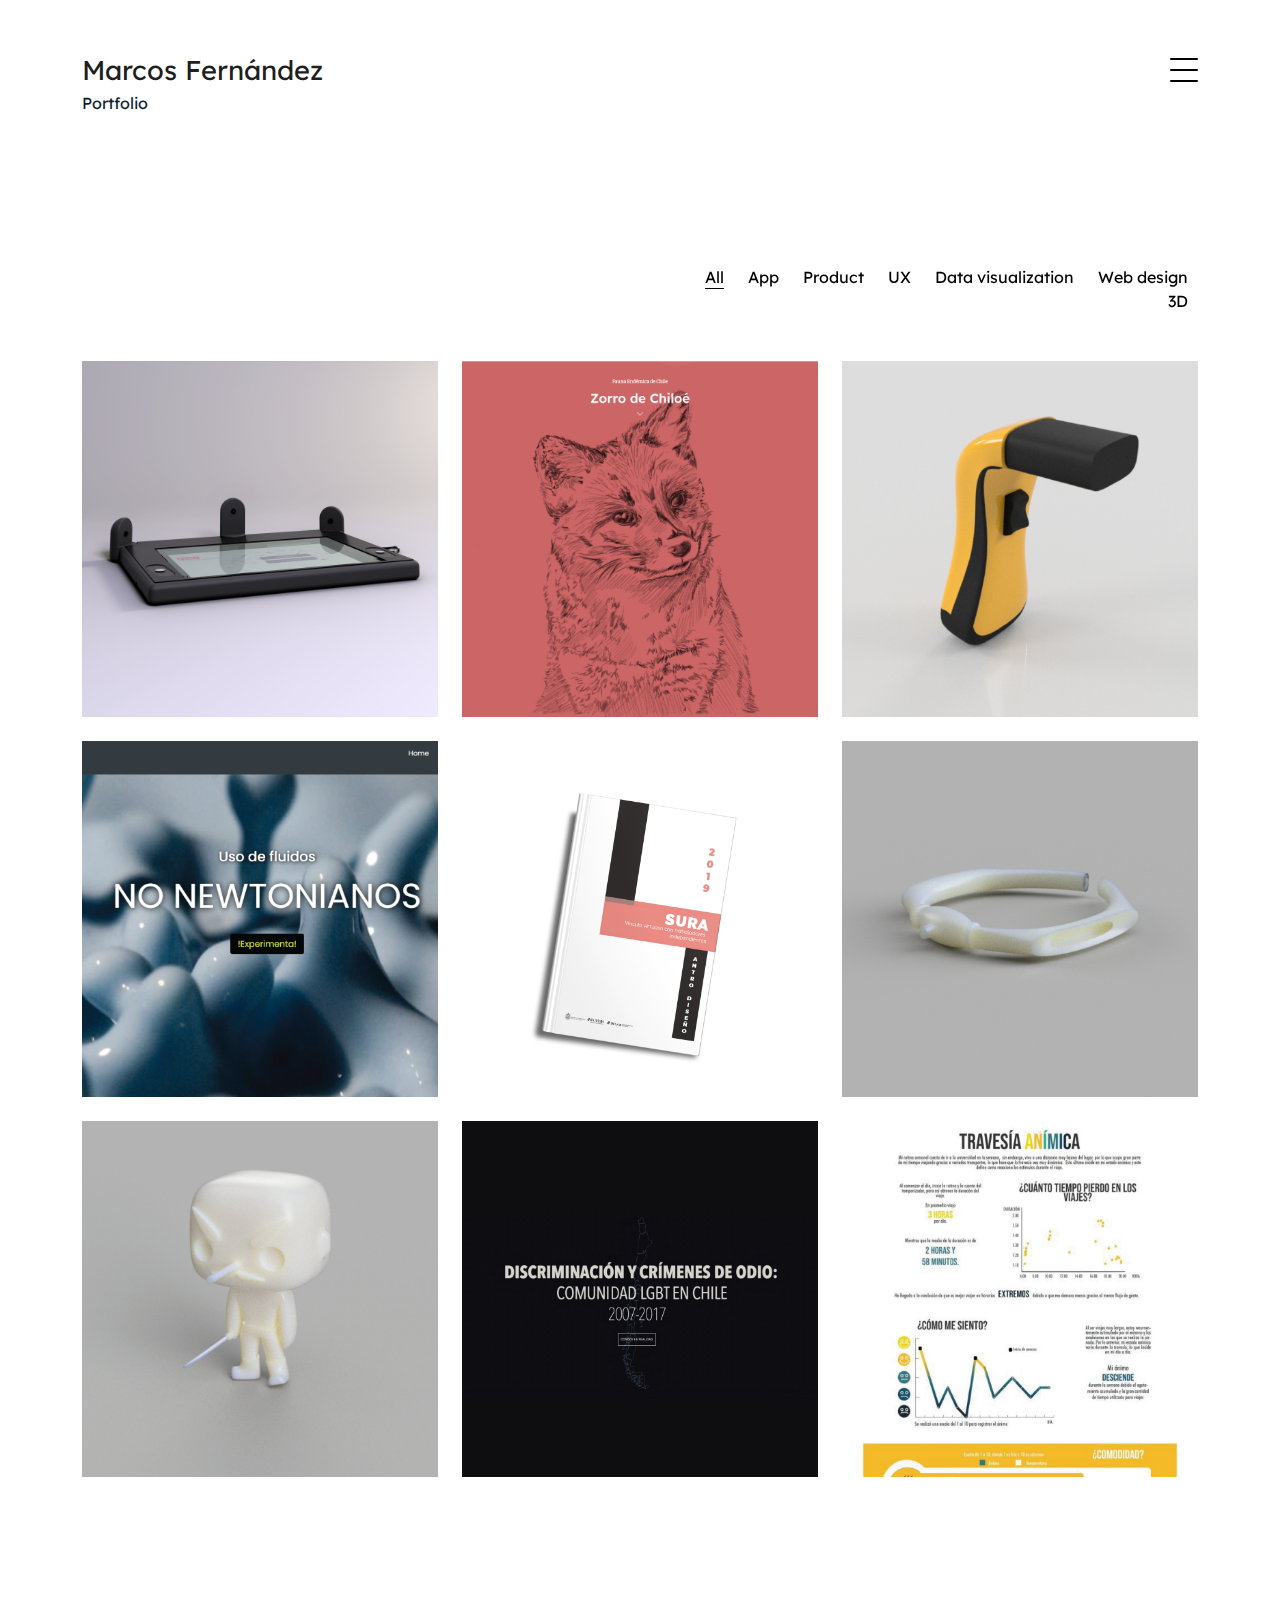
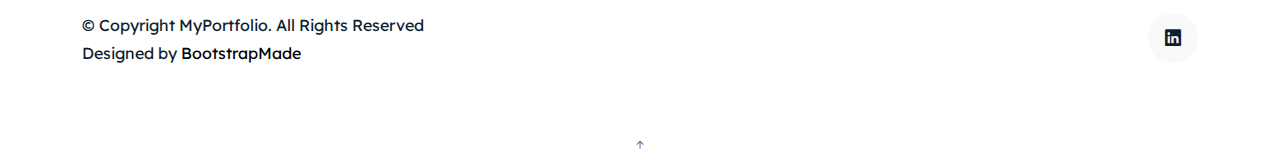
<file: index.html>
<!DOCTYPE html>
<html lang="en">


  <head>
    <meta charset="utf-8">
    <meta content="width=device-width, initial-scale=1.0" name="viewport">
  
    <title>Marcos Fernández - Portfolio</title>
    <meta content="" name="description">
    <meta content="" name="keywords">
  
  
    <link rel="preconnect" href="https://fonts.googleapis.com">
    <link rel="preconnect" href="https://fonts.gstatic.com" crossorigin>
    <link href="https://fonts.googleapis.com/css2?family=Lexend:wght@400;700&display=swap" rel="stylesheet">
  
  
    <link href="assets/vendor/aos/aos.css" rel="stylesheet">
    <link href="assets/vendor/bootstrap/css/bootstrap.min.css" rel="stylesheet">
    <link href="assets/vendor/bootstrap-icons/bootstrap-icons.css" rel="stylesheet">
    <link href="assets/vendor/swiper/swiper-bundle.min.css" rel="stylesheet">
  
  
    <link href="assets/css/style.css" rel="stylesheet">
  
  </head>
  
  <body>
  
    <div class="collapse navbar-collapse custom-navmenu" id="main-navbar">
      <div class="container py-2 py-md-5">
        <div class="row align-items-start">
          <div class="col-md-2">
            <ul class="custom-menu">
              <li class="active"><a href="index.html">Home</a></li>
              <li><a href="about.html">About Me</a></li>
              <li><a href="contact.html">Contact</a></li>
            </ul>
          </div>
          <div class="col-md-4 d-none d-md-block">
            <h3>Short profile</h3>
            <p> Industrial Engineering degree student majoring in Engineering, Design and Innovation and minoring in IT. <br> <a href="#">marcos.fernndez@uc.cl</a></p>
          </div>
  
          <div class="col-md-4 d-none d-md-block">
            <h3>Skills</h3>
            <p> UX Research, Graphic Design, App prototyping, Product development and Mathematical Optimization. <br> <a href="#">marcos.fernndez@uc.cl</a></p>
          </div>
        </div>
  
      </div>
    </div>
  
    <nav class="navbar navbar-light custom-navbar">
      <div class="container">
        <span><a class="navbar-brand" href="index.html"> Marcos Fernández</a></span>
        
        <a href="#" class="burger" data-bs-toggle="collapse" data-bs-target="#main-navbar">
          <span></span>
        </a>
      </div>
      <div class="container item">
        <span>Portfolio</span>
      </div>
    </nav>

  <main id="main">

    <!-- ======= Works Section ======= -->
    <section class="section site-portfolio">
      <div class="container">
        <div class="row mb-5 align-items-center">
          <div class="col-md-12 col-lg-6 mb-4 mb-lg-0" data-aos="fade-up">

          </div>
          <div class="col-md-12 col-lg-6 text-start text-lg-end" data-aos="fade-up" data-aos-delay="100">
            <div id="filters" class="filters">
              <a href="#" data-filter="*" class="active">All</a>
              <a href="#" data-filter=".app">App</a>
              <a href="#" data-filter=".product">Product</a>
              <a href="#" data-filter=".ux">UX</a>
              <a href="#" data-filter=".data">Data visualization</a>
              <a href="#" data-filter=".web">Web design</a>
              <a href="#" data-filter=".model">3D</a>
            </div>
          </div>
        </div>
        <div id="portfolio-grid" class="row no-gutter" data-aos="fade-up" data-aos-delay="200">
          <div class="item model app ux product col-sm-6 col-md-4 col-lg-4 mb-4">
            <a href="digikit.html" class="item-wrap fancybox">
              <div class="work-info">
                <h3>DigiKit</h3>
                <span>UX RESEARCH</span>
                <br>
                <span>Product+app design</span>
              </div>
              <img class="img-fluid" src="assets/img/digikit.png">
            </a>
          </div>
          <div class="item web data col-sm-6 col-md-4 col-lg-4 mb-4">
            <a href="chiloe.html" class="item-wrap fancybox">
              <div class="work-info">
                <h3>Chiloe's Fox</h3>
                <span>Infography</span>
              </div>
              <img class="img-fluid" src="assets/img/zorro.png">
            </a>
          </div>

          <div class="item product model col-sm-6 col-md-4 col-lg-4 mb-4">
            <a href="alert.html" class="item-wrap fancybox">
              <div class="work-info">
                <h3>AlertFruit</h3>
                <span>Product design</span>
              </div>
              <img class="img-fluid" src="assets/img/alert-01.png">
            </a>
          </div>
         
          <div class="item web col-sm-6 col-md-4 col-lg-4 mb-4">
            <a href="nonnew.html" class="item-wrap fancybox">
              <div class="work-info">
                <h3>Non-Newtonian Fluids</h3>
                <span>Web design</span>
              </div>
              <img class="img-fluid" src="assets/img/fluidos-01.png">
            </a>
          </div>
          

          <div class="item ux col-sm-6 col-md-4 col-lg-4 mb-4">
            <a href="antro.html" class="item-wrap fancybox">
              <div class="work-info">
                <h3>SURA: Independent workers</h3>
                <span>UX Research</span>
              </div>
              <img class="img-fluid" src="assets/img/sura-01.png">
            </a>
          </div>

          <div class="item model col-sm-6 col-md-4 col-lg-4 mb-4">
            <a href="covid.html" class="item-wrap fancybox">
              <div class="work-info">
                <h3>Covid Implement</h3>
                <span>3D Modeling</span>
              </div>
              <img class="img-fluid" src="assets/img/covid-01.png">
            </a>
          </div>

          
          <div class="item model col-sm-6 col-md-4 col-lg-4 mb-4">
            <a href="funko.html" class="item-wrap fancybox">
              <div class="work-info">
                <h3>Custom Funko Pop</h3>
                <span>3D Modeling</span>
              </div>
              <img class="img-fluid" src="assets/img/funko-01.png">
            </a>
          </div>
         
          <div class="item web data col-sm-6 col-md-4 col-lg-4 mb-4">
            <a href="lgbt.html" class="item-wrap fancybox">
              <div class="work-info">
                <h3>Discrimination and Hate Crimes:</h3>
                <h6>LGBTQ+ Community in Chile</h6>
                <span>Web design+Data visualization</span>
              </div>
              <img class="img-fluid" src="assets/img/discriminacion-01.png">
            </a>
          </div>

          <div class="item data col-sm-6 col-md-4 col-lg-4 mb-4">
            <a href="travesia.html" class="item-wrap fancybox">
              <div class="work-info">
                <h3>Mood Journey</h3>
                <span>Infography</span>
              </div>
              <img class="img-fluid" src="assets/img/infopv-01-01.png">
            </a>
          </div>


        </div>
      </div>
    </section>

  </main>

  <!-- ======= Footer ======= -->
  <footer class="footer" role="contentinfo">
    <div class="container">
      <div class="row">
        <div class="col-sm-6">
          <p class="mb-1">&copy; Copyright MyPortfolio. All Rights Reserved</p>
          <div class="credits">
            <!--
            All the links in the footer should remain intact.
            You can delete the links only if you purchased the pro version.
            Licensing information: https://bootstrapmade.com/license/
            Purchase the pro version with working PHP/AJAX contact form: https://bootstrapmade.com/buy/?theme=MyPortfolio
          -->
            Designed by <a href="https://bootstrapmade.com/">BootstrapMade</a>
          </div>
        </div>
        <div class="col-sm-6 social text-md-end">
          <a href="https://www.linkedin.com/in/marcos-fernandez-r/"><span class="bi bi-linkedin"></span></a>
        </div>
      </div>
    </div>
  </footer>

  <a href="#" class="back-to-top d-flex align-items-center justify-content-center"><i class="bi bi-arrow-up-short"></i></a>

  <script src="assets/vendor/aos/aos.js"></script>
  <script src="assets/vendor/bootstrap/js/bootstrap.bundle.min.js"></script>
  <script src="assets/vendor/isotope-layout/isotope.pkgd.min.js"></script>
  <script src="assets/vendor/php-email-form/validate.js"></script>
  <script src="assets/vendor/swiper/swiper-bundle.min.js"></script>
  <script src="assets/js/main.js"></script>

</body>

</html>
</file>
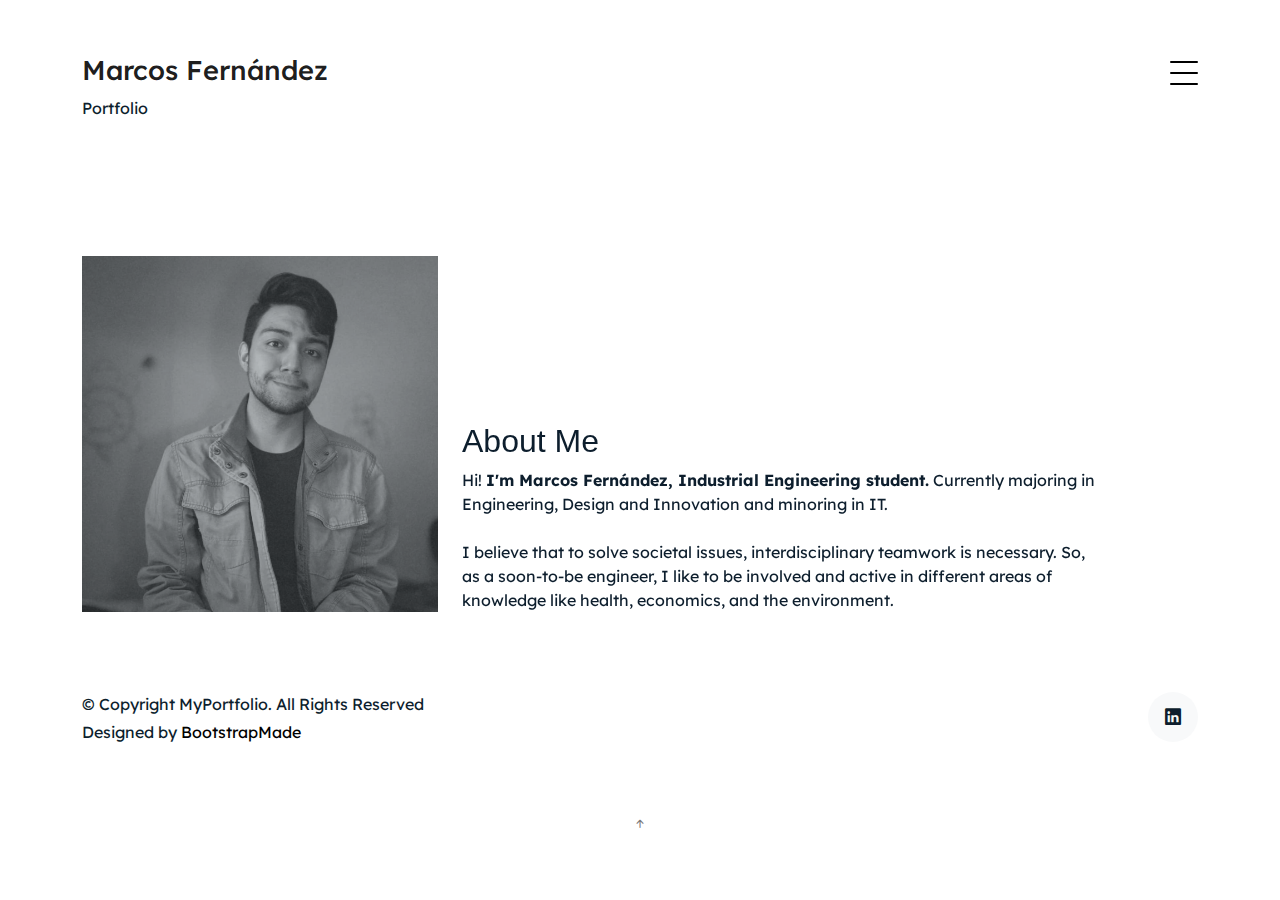
<file: about.html>
<!DOCTYPE html>
<html lang="en">

  <head>
    <meta charset="utf-8">
    <meta content="width=device-width, initial-scale=1.0" name="viewport">
  
    <title>Marcos Fernández - Portfolio</title>
    <meta content="" name="description">
    <meta content="" name="keywords">
  
  
    <link rel="preconnect" href="https://fonts.googleapis.com">
    <link rel="preconnect" href="https://fonts.gstatic.com" crossorigin>
    <link href="https://fonts.googleapis.com/css2?family=Lexend:wght@400;700&display=swap" rel="stylesheet">
  
  
    <link href="assets/vendor/aos/aos.css" rel="stylesheet">
    <link href="assets/vendor/bootstrap/css/bootstrap.min.css" rel="stylesheet">
    <link href="assets/vendor/bootstrap-icons/bootstrap-icons.css" rel="stylesheet">
    <link href="assets/vendor/swiper/swiper-bundle.min.css" rel="stylesheet">
  
  
    <link href="assets/css/style.css" rel="stylesheet">
  
  </head>
  
  <body>
  
    <div class="collapse navbar-collapse custom-navmenu" id="main-navbar">
      <div class="container py-2 py-md-5">
        <div class="row align-items-start">
          <div class="col-md-2">
            <ul class="custom-menu">
              <li class="active"><a href="index.html">Home</a></li>
              <li><a href="about.html">About Me</a></li>
              <li><a href="works.html">Works</a></li>
              <li><a href="contact.html">Contact</a></li>
            </ul>
          </div>
          <div class="col-md-4 d-none d-md-block">
            <h3>Short profile</h3>
            <p> Industrial Engineering degree student majoring in Engineering, Design and Innovation and minoring in IT. <br> <a href="#">marcos.fernndez@uc.cl</a></p>
          </div>
  
          <div class="col-md-4 d-none d-md-block">
            <h3>Skills</h3>
            <p> UX Research, Graphic Design, App prototyping, Product development and Mathematical Optimization. <br> <a href="#">marcos.fernndez@uc.cl</a></p>
          </div>
        </div>
  
      </div>
    </div>
  
    <nav class="navbar navbar-light custom-navbar">
      <div class="container">
        <h2><a class="navbar-brand" href="index.html">Marcos Fernández</a></h2>
        
        <a href="#" class="burger" data-bs-toggle="collapse" data-bs-target="#main-navbar">
          <span></span>
        </a>
      </div>
      <div class="container">
        <p>Portfolio</p>
      </div>
    </nav>

  <main id="main">

    <section class="section pb-5">
      <div class="container">
        <div class="row mb-3 align-items-end pr-5">
          <div class="col-md-4 ml-5 order-1 " data-aos="fade-up">
            <p><img src="assets/img/marcos.png" width="100%"  alt="Image" class="img-fluid"></p>
          </div>


          <div class="col-md-7 ml-5 order-2" data-aos="fade-up">

            <h2>About Me</h2>
            <p class="mb-0">Hi! <b>I'm Marcos Fernández, Industrial Engineering student.</b> Currently majoring in Engineering, Design and Innovation and minoring in IT. </p>
            <br>
            <p>I believe that to solve societal issues, interdisciplinary teamwork is necessary. So, as a soon-to-be engineer, I like to be involved and active in different areas of knowledge like health, economics, and the environment.</p>
          

          </div>

        

        </div>



        </div>

      </div>

    </section>

  </main><!-- End #main -->

  <!-- ======= Footer ======= -->
  <footer class="footer" role="contentinfo">
    <div class="container">
      <div class="row">
        <div class="col-sm-6">
          <p class="mb-1">&copy; Copyright MyPortfolio. All Rights Reserved</p>
          <div class="credits">
            <!--
            All the links in the footer should remain intact.
            You can delete the links only if you purchased the pro version.
            Licensing information: https://bootstrapmade.com/license/
            Purchase the pro version with working PHP/AJAX contact form: https://bootstrapmade.com/buy/?theme=MyPortfolio
          -->
            Designed by <a href="https://bootstrapmade.com/">BootstrapMade</a>
          </div>
        </div>
        <div class="col-sm-6 social text-md-end">
          <a href="https://www.linkedin.com/in/marcos-fernandez-r/"><span class="bi bi-linkedin"></span></a>
        </div>
      </div>
    </div>
  </footer>

  <a href="#" class="back-to-top d-flex align-items-center justify-content-center"><i class="bi bi-arrow-up-short"></i></a>

  <!-- Vendor JS Files -->
  <script src="assets/vendor/aos/aos.js"></script>
  <script src="assets/vendor/bootstrap/js/bootstrap.bundle.min.js"></script>
  <script src="assets/vendor/isotope-layout/isotope.pkgd.min.js"></script>
  <script src="assets/vendor/php-email-form/validate.js"></script>
  <script src="assets/vendor/swiper/swiper-bundle.min.js"></script>

  <!-- Template Main JS File -->
  <script src="assets/js/main.js"></script>

</body>

</html>
</file>
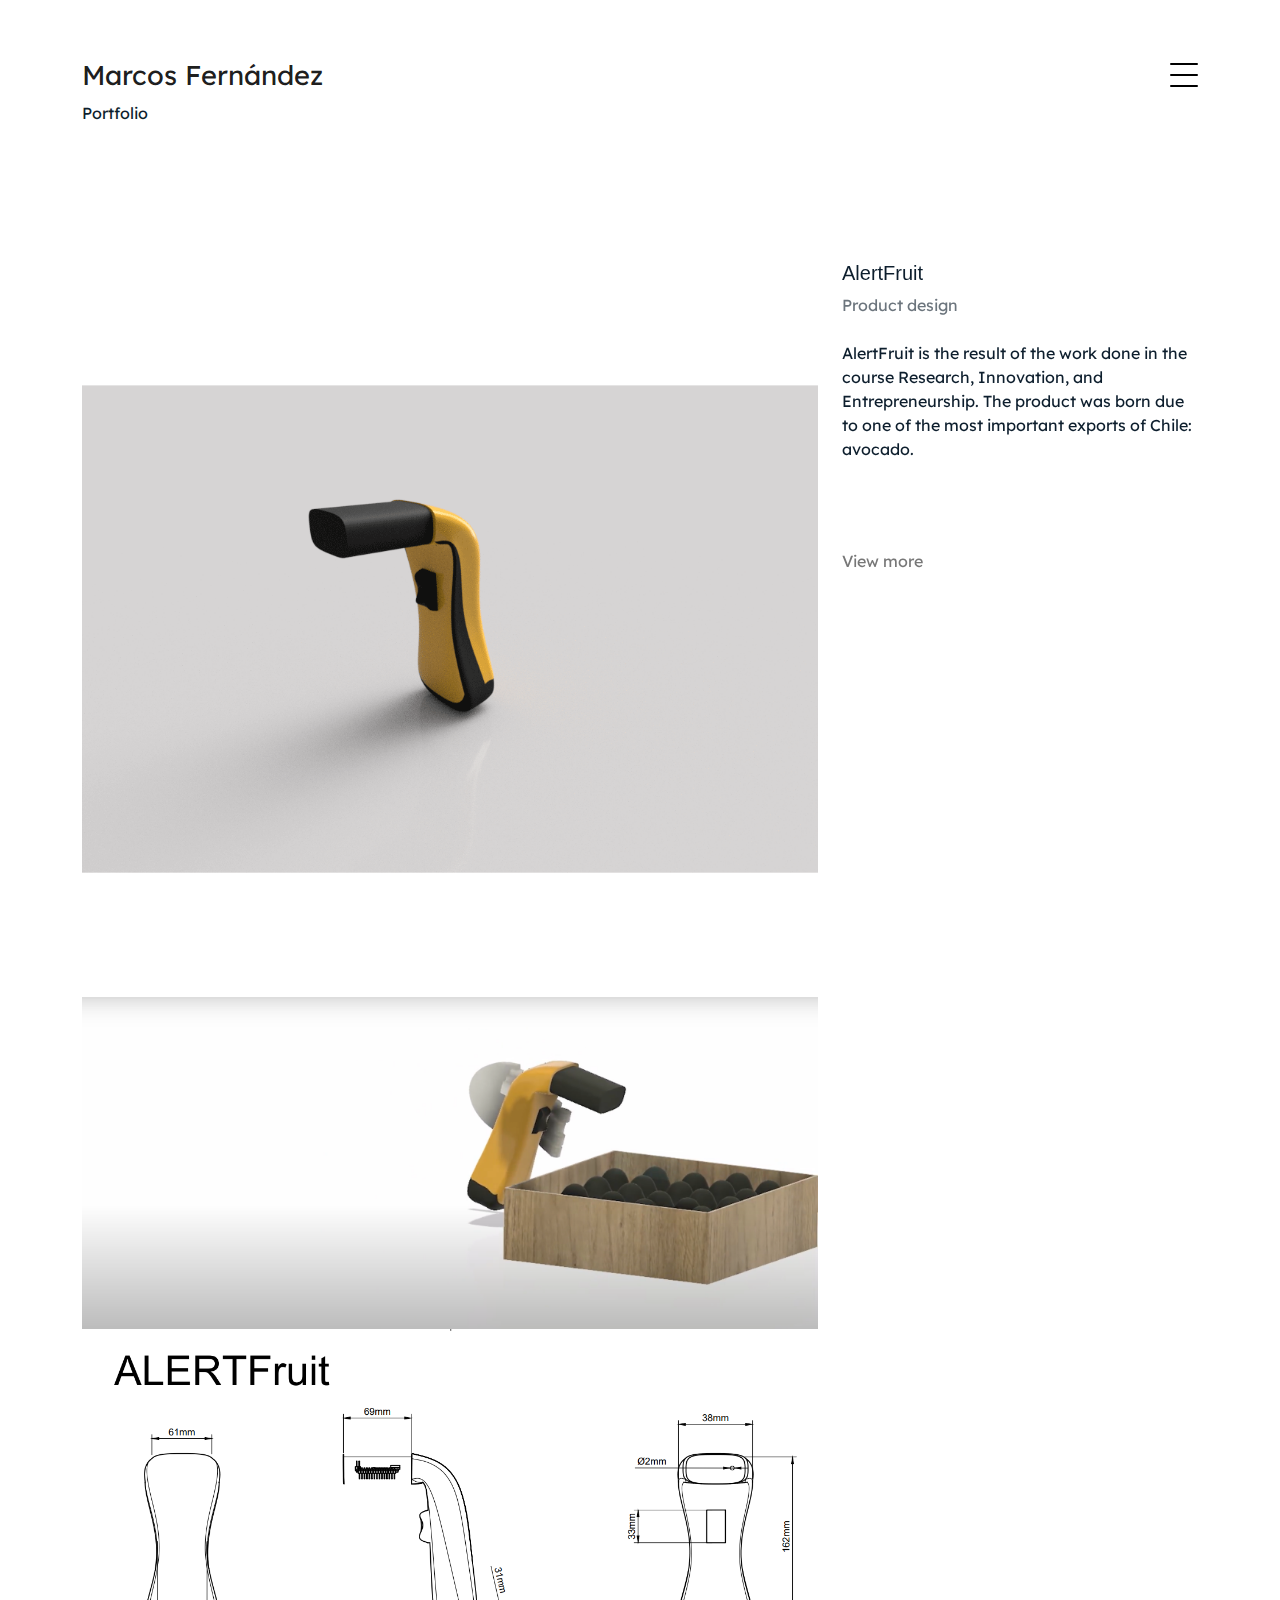
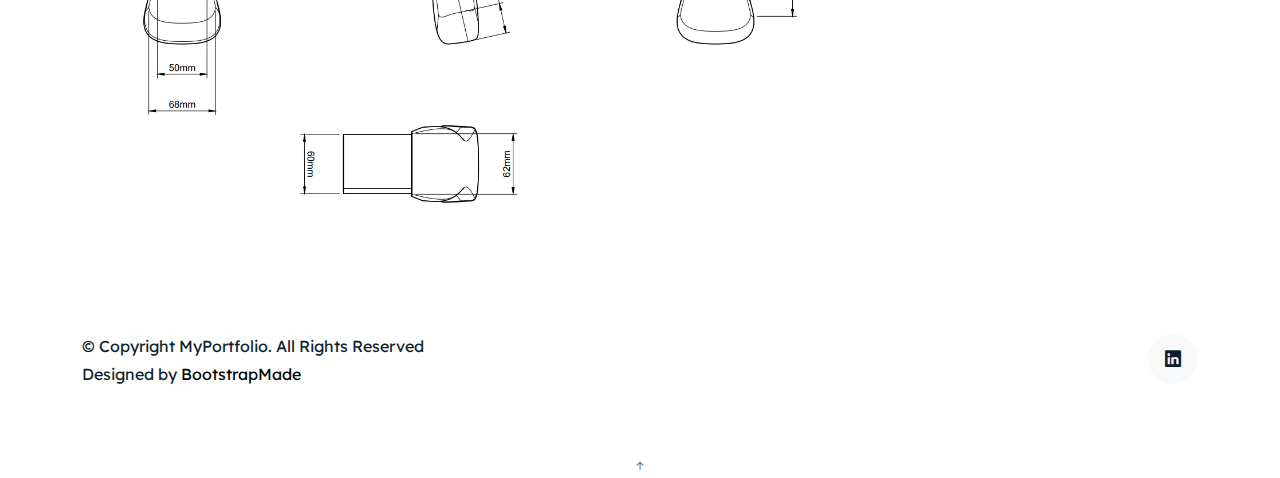
<file: alert.html>
<!DOCTYPE html>
<html lang="en">

  <head>
    <meta charset="utf-8">
    <meta content="width=device-width, initial-scale=1.0" name="viewport">
  
    <title>Marcos Fernández - Portfolio</title>
    <meta content="" name="description">
    <meta content="" name="keywords">
  
  
    <link rel="preconnect" href="https://fonts.googleapis.com">
    <link rel="preconnect" href="https://fonts.gstatic.com" crossorigin>
    <link href="https://fonts.googleapis.com/css2?family=Lexend:wght@400;700&display=swap" rel="stylesheet">
  
  
    <link href="assets/vendor/aos/aos.css" rel="stylesheet">
    <link href="assets/vendor/bootstrap/css/bootstrap.min.css" rel="stylesheet">
    <link href="assets/vendor/bootstrap-icons/bootstrap-icons.css" rel="stylesheet">
    <link href="assets/vendor/swiper/swiper-bundle.min.css" rel="stylesheet">
  
  
    <link href="assets/css/style.css" rel="stylesheet">
  
  </head>
  
  <body>
  
    <div class="collapse navbar-collapse custom-navmenu" id="main-navbar">
      <div class="container py-2 py-md-5">
        <div class="row align-items-start">
          <div class="col-md-2">
            <ul class="custom-menu">
              <li class="active"><a href="index.html">Home</a></li>
              <li><a href="about.html">About Me</a></li>
              <li><a href="contact.html">Contact</a></li>
            </ul>
          </div>
          <div class="col-md-4 d-none d-md-block">
            <h3>Short profile</h3>
            <p> Industrial Engineering degree student majoring in Engineering, Design and Innovation and minoring in IT. <br> <a href="#">marcos.fernndez@uc.cl</a></p>
          </div>
  
          <div class="col-md-4 d-none d-md-block">
            <h3>Skills</h3>
            <p> UX Research, Graphic Design, App prototyping, Product development and Mathematical Optimization. <br> <a href="#">marcos.fernndez@uc.cl</a></p>
          </div>
        </div>
  
      </div>
    </div>
  
    <nav class="navbar navbar-light custom-navbar">
      <div class="container">
<a class="navbar-brand" href="index.html">Marcos Fernández</a>
        
        <a href="#" class="burger" data-bs-toggle="collapse" data-bs-target="#main-navbar">
          <span></span>
        </a>
      </div>
      <div class="container">
        <p>Portfolio</p>
      </div>
    </nav>

  <main id="main">

    <section class="section">


      <div class="site-section pb-0">
        <div class="container">
          <div class="row align-items-stretch">
            <div class="col-md-8" data-aos="fade-up">
              <img src="assets/img/alert_1.png" alt="Image" class="img-fluid">
              <img src="assets/img/alert_3.png" alt="Image" class="img-fluid">
              <img src="assets/img/alert_2.png" alt="Image" class="img-fluid">
       
            </div>
            <div class="col-md-4 ml-auto" data-aos="fade-up" data-aos-delay="100">
              <div class="sticky-content">
                <h3 class="h3">AlertFruit</h3>
                <p class="mb-4"><span class="text-muted">Product design</span></p>

                <div class="mb-5">
                  <p>
                    AlertFruit is the result of the work done in the course Research, Innovation, and Entrepreneurship. The product was born due to one of the most important exports of Chile: avocado. 
                     </p>

                    <br>


                     
                </div>
                <a href="#" data-bs-toggle="collapse" data-bs-target="#main-navbar2">
                  View more
                </a>
                <div class="collapse navbar-collapse" id="main-navbar2">
                  <div class="mb-5">

                    <p>In more detail, avocado plantations use high quantities of water which translates into a significant environmental impact. Also, there are many cases of exportation returns because of overripe avocados, which mean the waste of water. The reason why avocados are overripe is the presence of ethylene, a gas produced by them.</p>
                    <br>
                    <p>
                      So ¿how can we avoid the return of avocado exports? AlerFruit solves this issue by monitoring the quantity of ethylene in the air with a gas sensor. Therefore, people in charge of exports can rearrange the location of avocados or isolate them from the others.
                       </p>
                <br>
                <br>


                <h4 class="h4 mb-3">What I did</h4>
                <ul class="list-unstyled list-line mb-5">
                  <li>Product design: 3D Modeling, rendering and planimetry of the product </li>
                  <li>UX Research: Interviews and testing</li>
                  <li>Market research and Lean Startup methodologies </li>
                </ul>
                </div>
                

                <br><br>
                
              </div>

            </div>
          </div>
        </div>
    </section>

  </main><!-- End #main -->

  <!-- ======= Footer ======= -->
  <footer class="footer" role="contentinfo">
    <div class="container">
      <div class="row">
        <div class="col-sm-6">
          <p class="mb-1">&copy; Copyright MyPortfolio. All Rights Reserved</p>
          <div class="credits">
            <!--
            All the links in the footer should remain intact.
            You can delete the links only if you purchased the pro version.
            Licensing information: https://bootstrapmade.com/license/
            Purchase the pro version with working PHP/AJAX contact form: https://bootstrapmade.com/buy/?theme=MyPortfolio
          -->
            Designed by <a href="https://bootstrapmade.com/">BootstrapMade</a>
          </div>
        </div>
        <div class="col-sm-6 social text-md-end">
          <a href="https://www.linkedin.com/in/marcos-fernandez-r/"><span class="bi bi-linkedin"></span></a>
        </div>
      </div>
    </div>
  </footer>

  <a href="#" class="back-to-top d-flex align-items-center justify-content-center"><i class="bi bi-arrow-up-short"></i></a>

  <!-- Vendor JS Files -->
  <script src="assets/vendor/aos/aos.js"></script>
  <script src="assets/vendor/bootstrap/js/bootstrap.bundle.min.js"></script>
  <script src="assets/vendor/isotope-layout/isotope.pkgd.min.js"></script>
  <script src="assets/vendor/php-email-form/validate.js"></script>
  <script src="assets/vendor/swiper/swiper-bundle.min.js"></script>

  <!-- Template Main JS File -->
  <script src="assets/js/main.js"></script>

</body>

</html>
</file>
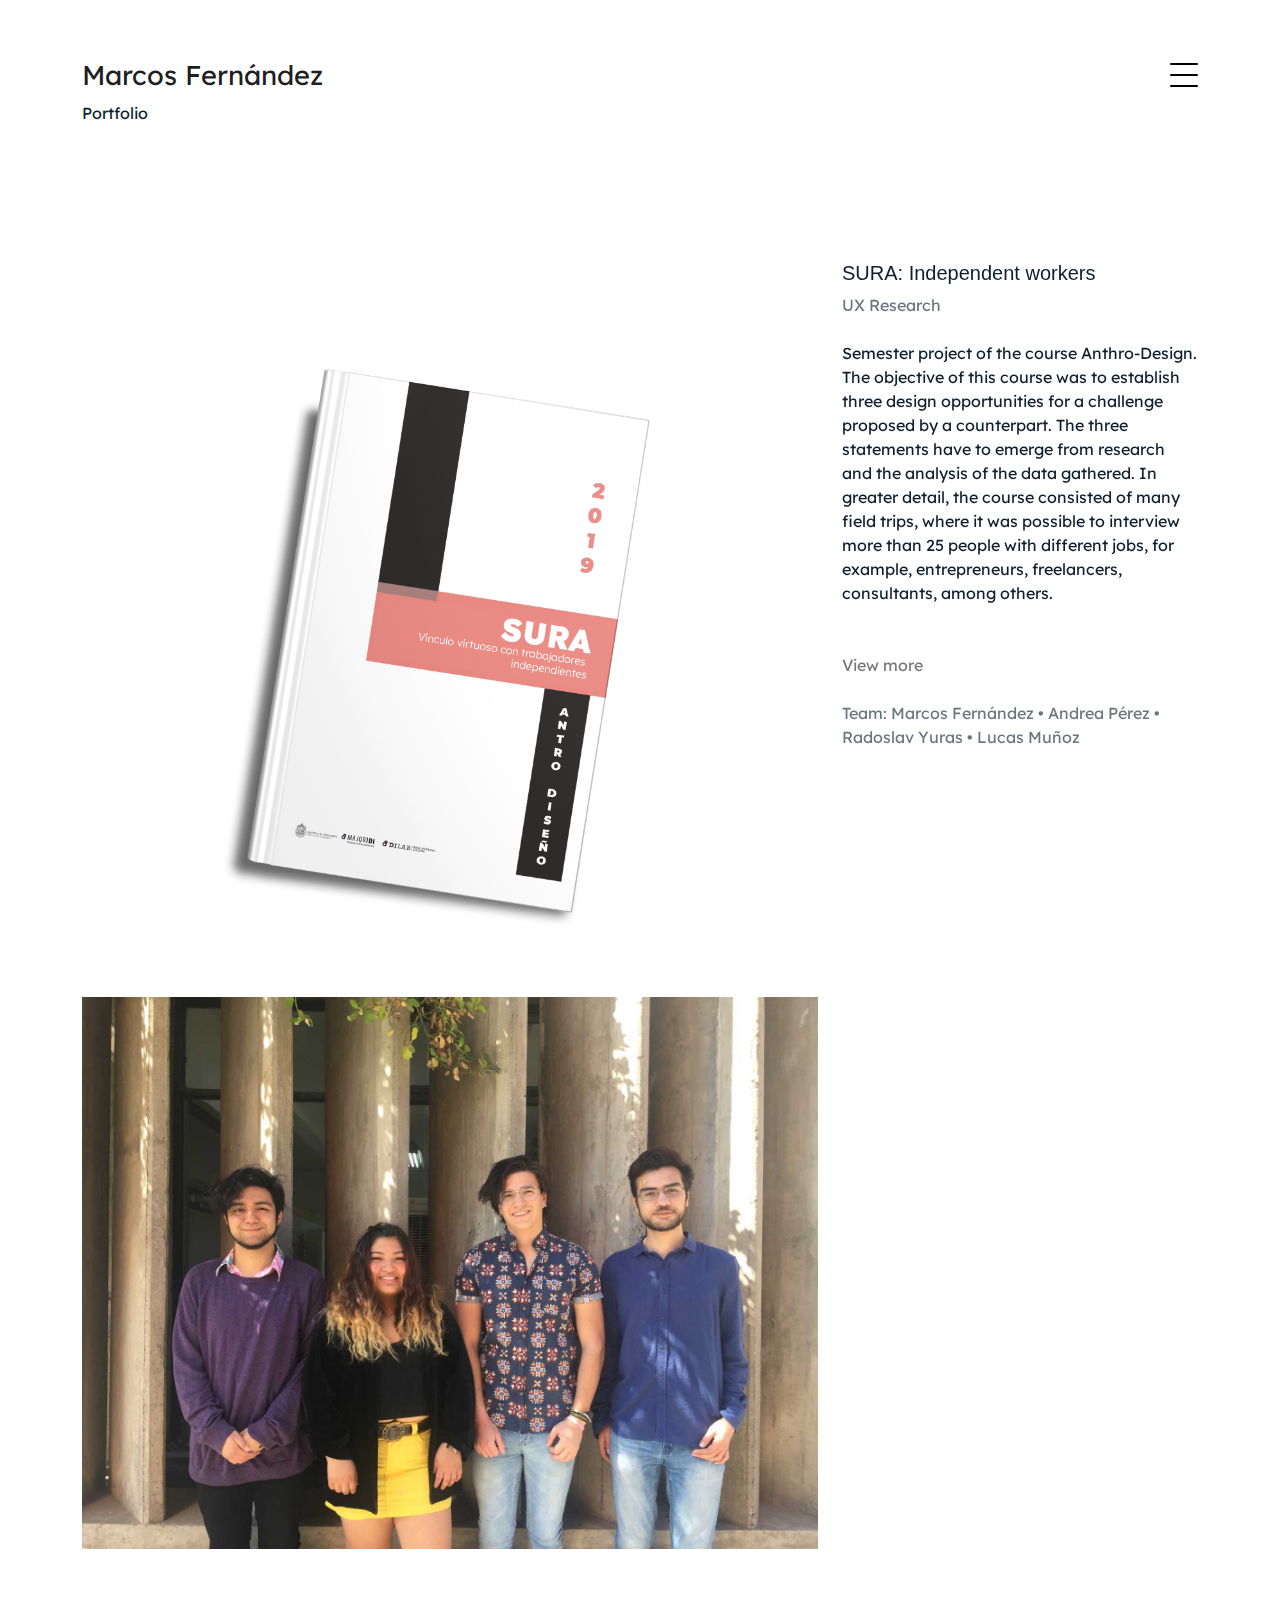
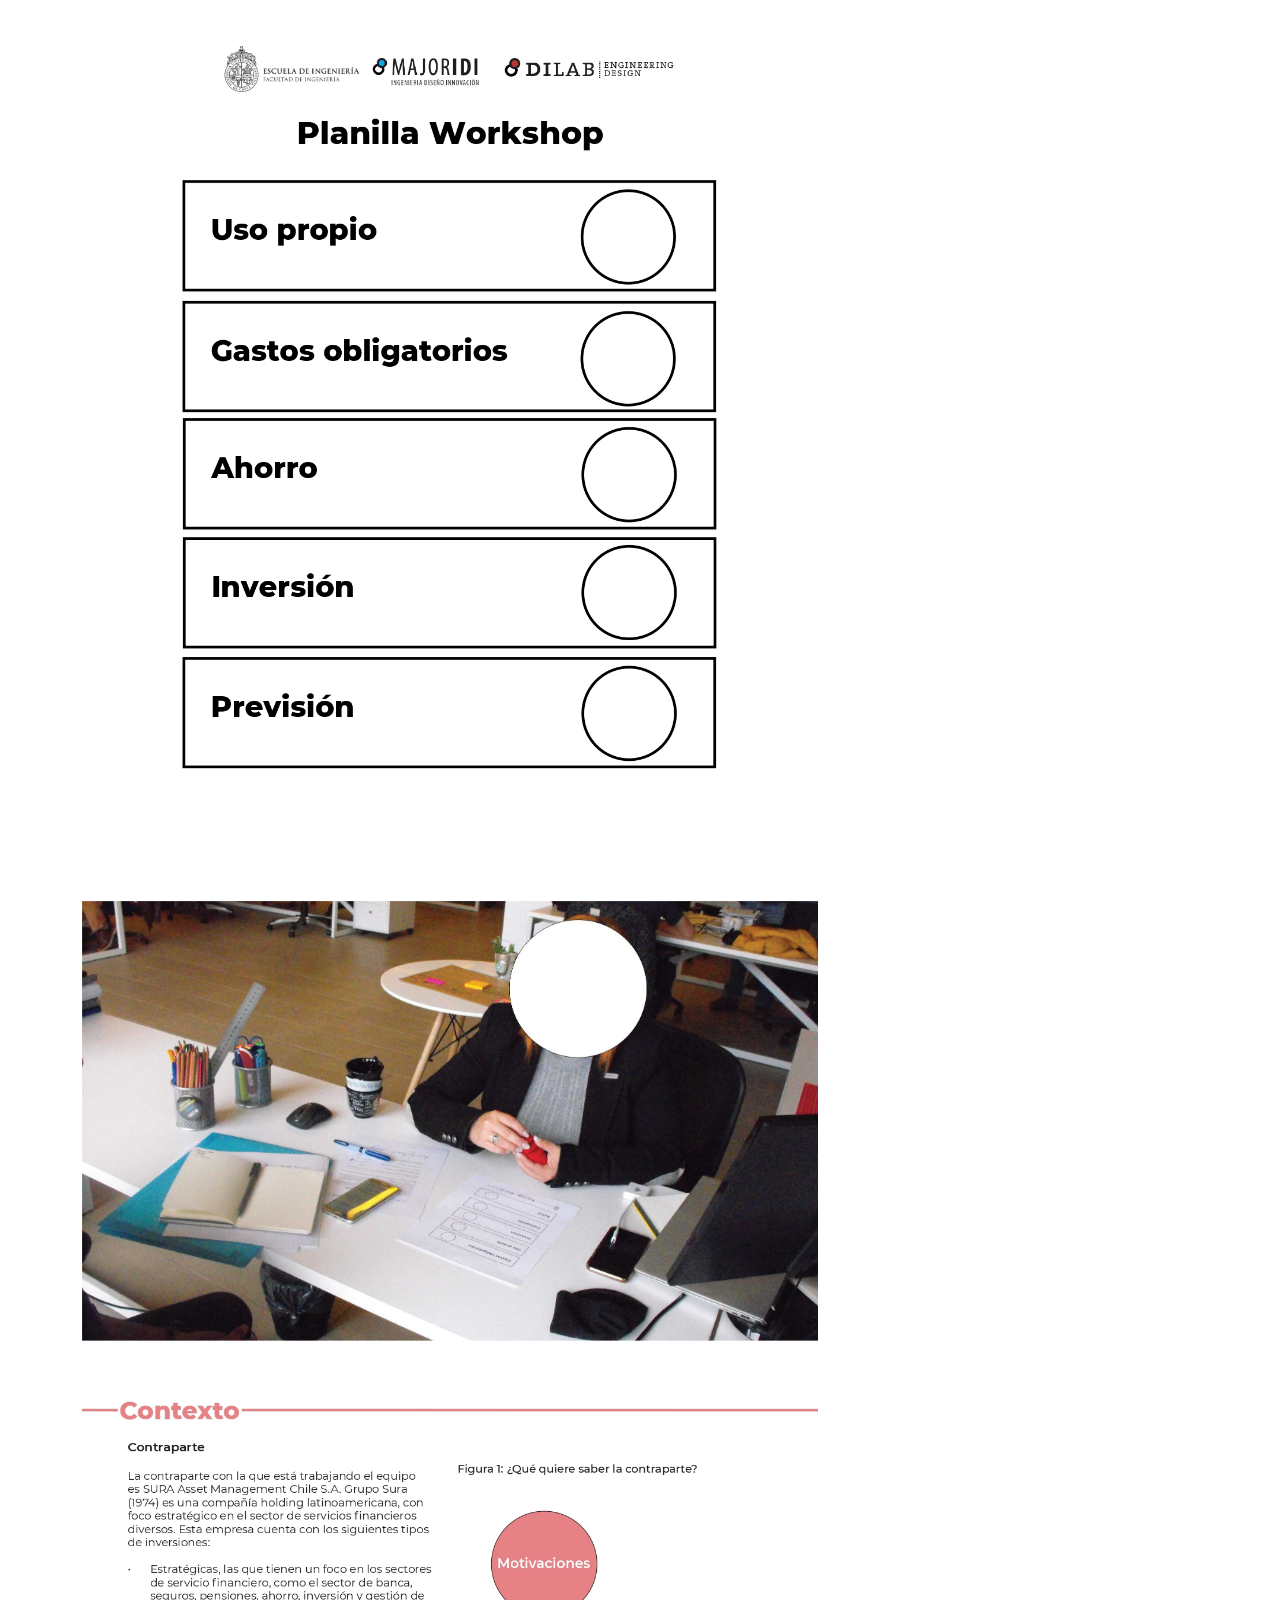
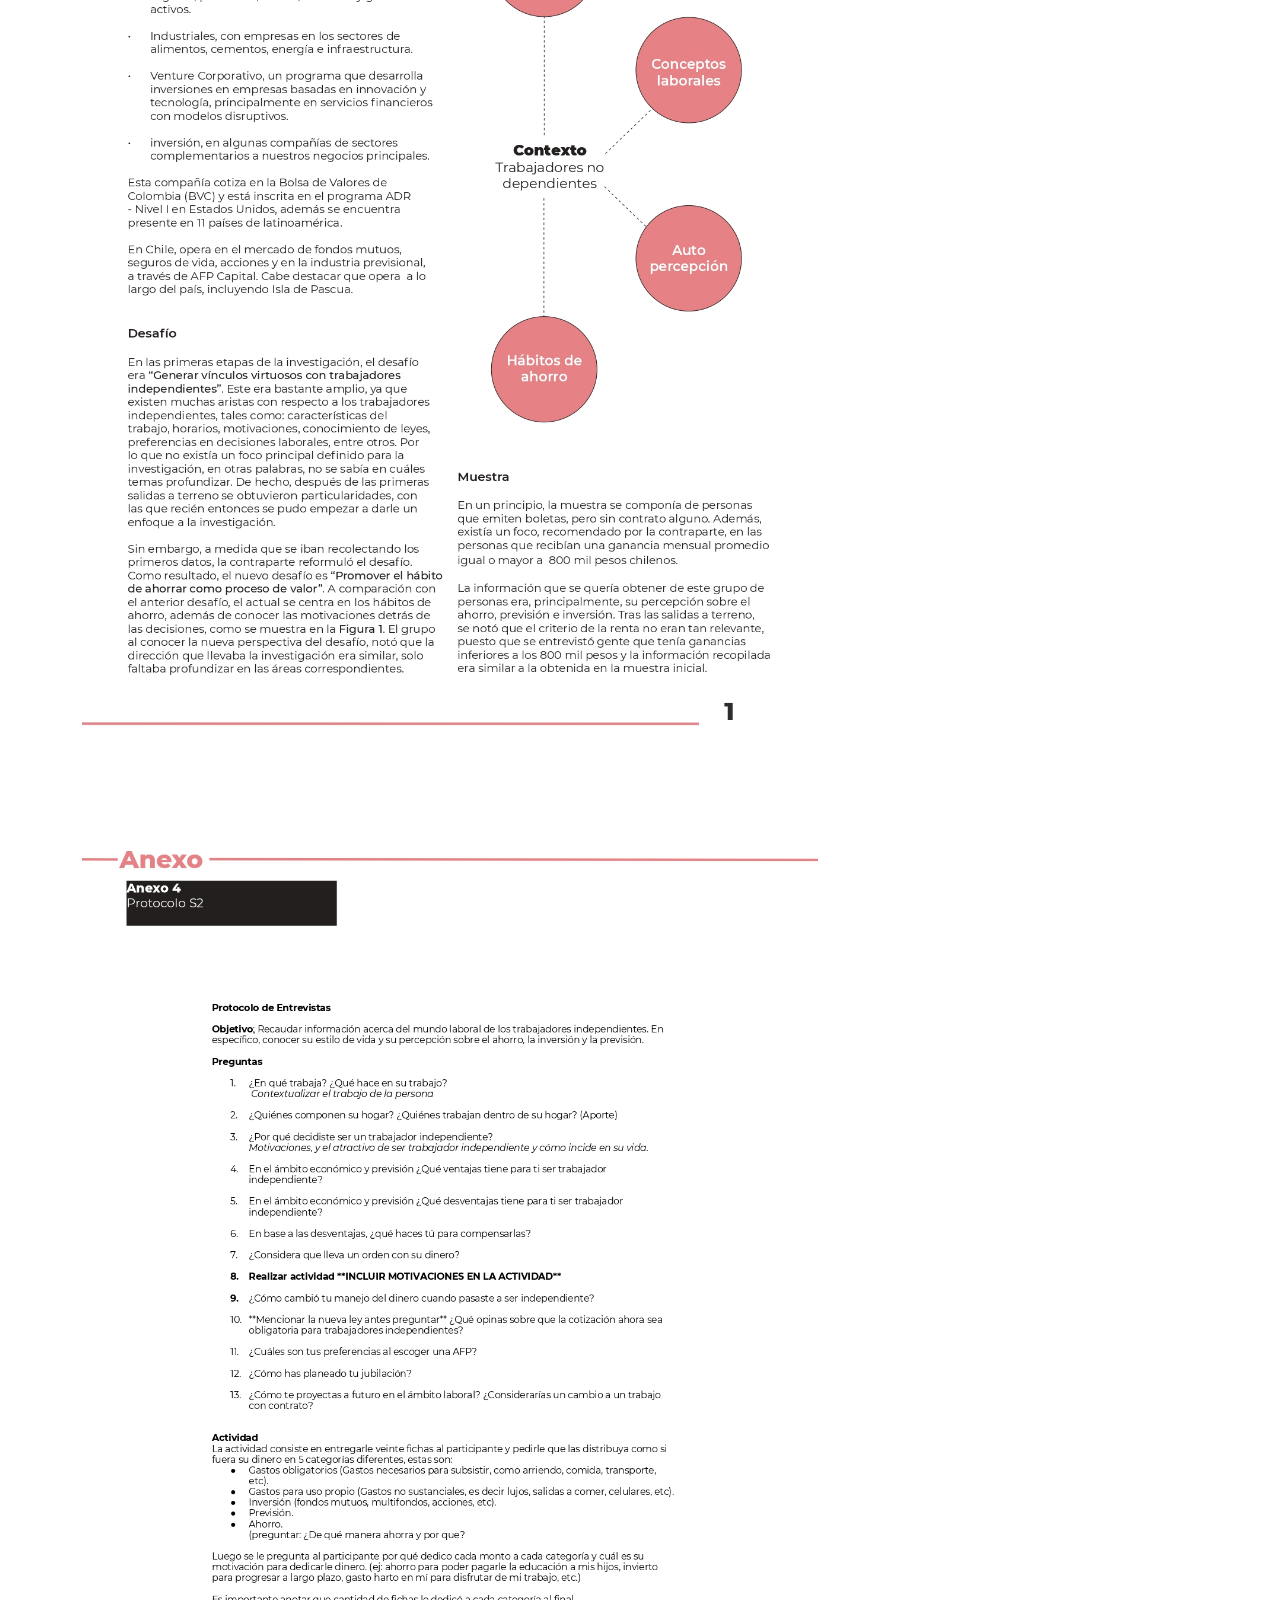
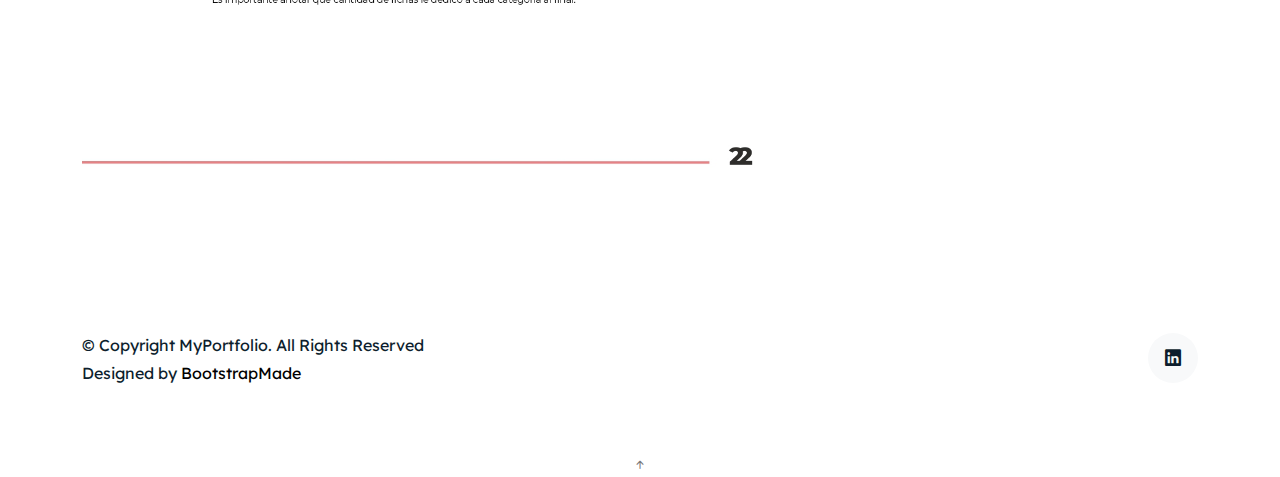
<file: antro.html>
<!DOCTYPE html>
<html lang="en">

  <head>
    <meta charset="utf-8">
    <meta content="width=device-width, initial-scale=1.0" name="viewport">
  
    <title>Marcos Fernández - Portfolio</title>
    <meta content="" name="description">
    <meta content="" name="keywords">
  
  
    <link rel="preconnect" href="https://fonts.googleapis.com">
    <link rel="preconnect" href="https://fonts.gstatic.com" crossorigin>
    <link href="https://fonts.googleapis.com/css2?family=Lexend:wght@400;700&display=swap" rel="stylesheet">
  
  
    <link href="assets/vendor/aos/aos.css" rel="stylesheet">
    <link href="assets/vendor/bootstrap/css/bootstrap.min.css" rel="stylesheet">
    <link href="assets/vendor/bootstrap-icons/bootstrap-icons.css" rel="stylesheet">
    <link href="assets/vendor/swiper/swiper-bundle.min.css" rel="stylesheet">
  
  
    <link href="assets/css/style.css" rel="stylesheet">
  
  </head>
  
  <body>
  
    <div class="collapse navbar-collapse custom-navmenu" id="main-navbar">
      <div class="container py-2 py-md-5">
        <div class="row align-items-start">
          <div class="col-md-2">
            <ul class="custom-menu">
              <li class="active"><a href="index.html">Home</a></li>
              <li><a href="about.html">About Me</a></li>
              <li><a href="contact.html">Contact</a></li>
            </ul>
          </div>
          <div class="col-md-4 d-none d-md-block">
            <h3>Short profile</h3>
            <p> Industrial Engineering degree student majoring in Engineering, Design and Innovation and minoring in IT. <br> <a href="#">marcos.fernndez@uc.cl</a></p>
          </div>
  
          <div class="col-md-4 d-none d-md-block">
            <h3>Skills</h3>
            <p> UX Research, Graphic Design, App prototyping, Product development and Mathematical Optimization. <br> <a href="#">marcos.fernndez@uc.cl</a></p>
          </div>
        </div>
  
      </div>
    </div>
  
    <nav class="navbar navbar-light custom-navbar">
      <div class="container">
      <a class="navbar-brand" href="index.html">Marcos Fernández</a>
        
        <a href="#" class="burger" data-bs-toggle="collapse" data-bs-target="#main-navbar">
          <span></span>
        </a>
      </div>
      <div class="container">
        <p>Portfolio</p>
      </div>
    </nav>

  <main id="main">

    <section class="section">


      <div class="site-section pb-0">
        <div class="container">
          <div class="row align-items-stretch">
            <div class="col-md-8" data-aos="fade-up">
              <img src="assets/img/sura-01.png" alt="Image" class="img-fluid">
              <img src="assets/img/antro_2.JPG" alt="Image" class="img-fluid">
              <img src="assets/img/antro_1.jpg" alt="Image" class="img-fluid">
              <img src="assets/img/antro_3.JPG" alt="Image" class="img-fluid">
              <img src="assets/img/antro_4.jpg" alt="Image" class="img-fluid">
              <img src="assets/img/antro_5.jpg" alt="Image" class="img-fluid">
            </div>
            <div class="col-md-4 ml-auto" data-aos="fade-up" data-aos-delay="100">
              <div class="sticky-content">
                <h3 class="h3">SURA: Independent workers</h3>
                <p class="mb-4"><span class="text-muted">UX Research</span></p>

                <div class="mb-5">
                  <p>Semester project of the course Anthro-Design. The objective of this course was to establish three design opportunities for a challenge proposed by a counterpart. The three statements have to emerge from research and the analysis of the data gathered. In greater detail, the course consisted of many field trips, where it was possible to interview more than 25 people with different jobs, for example, entrepreneurs, freelancers, consultants, among others.
                  

                     </p>
                     
                </div>
                <a href="#" data-bs-toggle="collapse" data-bs-target="#main-navbar2">
                  View more
                </a>
                <div class="collapse navbar-collapse" id="main-navbar2">
                  <div class="mb-5">

                    <p>
                      For my team, the counterpart was a company from the Financial Services and Capital Markets sector. The challenge was to build relationships with independent workers to offer them suited products. Also, to know why some Chilean independent workers don't have savings or investments.
                    </p>
                  </div>

                <h4 class="h4 mb-3">What I did</h4>
                <ul class="list-unstyled list-line mb-5">
                  <li>UX Research: Interviews, Personas and data analysis</li>
                  <li>Graphic design: Report and graphic content</li>

                </ul>
                </div>

                <br>
                <br>
                <p class="mb-4"><span class="text-muted">Team: Marcos Fernández • Andrea Pérez • Radoslav Yuras • Lucas Muñoz</span></p>

                <br><br>
              </div>
            </div>
          </div>
        </div>
    </section>

  </main><!-- End #main -->

  <!-- ======= Footer ======= -->
  <footer class="footer" role="contentinfo">
    <div class="container">
      <div class="row">
        <div class="col-sm-6">
          <p class="mb-1">&copy; Copyright MyPortfolio. All Rights Reserved</p>
          <div class="credits">
            <!--
            All the links in the footer should remain intact.
            You can delete the links only if you purchased the pro version.
            Licensing information: https://bootstrapmade.com/license/
            Purchase the pro version with working PHP/AJAX contact form: https://bootstrapmade.com/buy/?theme=MyPortfolio
          -->
            Designed by <a href="https://bootstrapmade.com/">BootstrapMade</a>
          </div>
        </div>
        <div class="col-sm-6 social text-md-end">
          <a href="https://www.linkedin.com/in/marcos-fernandez-r/"><span class="bi bi-linkedin"></span></a>
        </div>
      </div>
    </div>
  </footer>

  <a href="#" class="back-to-top d-flex align-items-center justify-content-center"><i class="bi bi-arrow-up-short"></i></a>

  <!-- Vendor JS Files -->
  <script src="assets/vendor/aos/aos.js"></script>
  <script src="assets/vendor/bootstrap/js/bootstrap.bundle.min.js"></script>
  <script src="assets/vendor/isotope-layout/isotope.pkgd.min.js"></script>
  <script src="assets/vendor/php-email-form/validate.js"></script>
  <script src="assets/vendor/swiper/swiper-bundle.min.js"></script>

  <!-- Template Main JS File -->
  <script src="assets/js/main.js"></script>

</body>

</html>
</file>
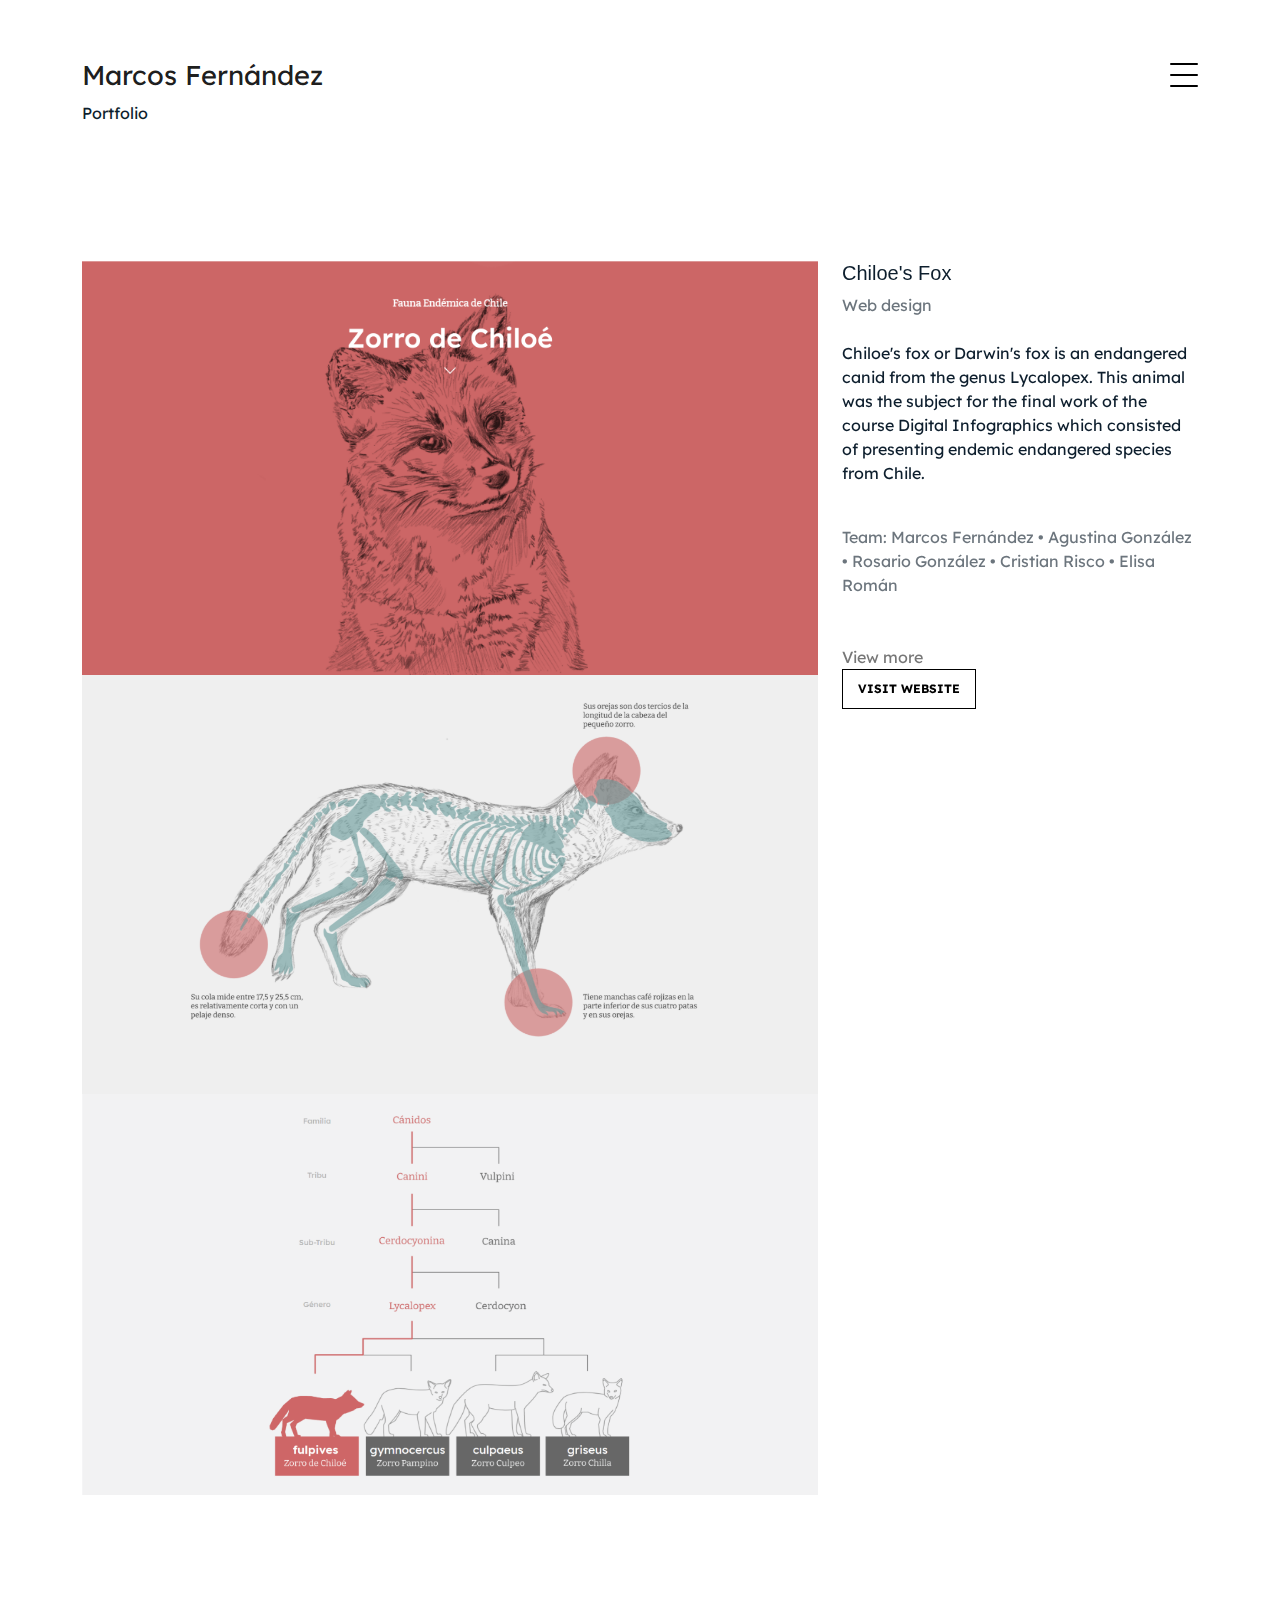
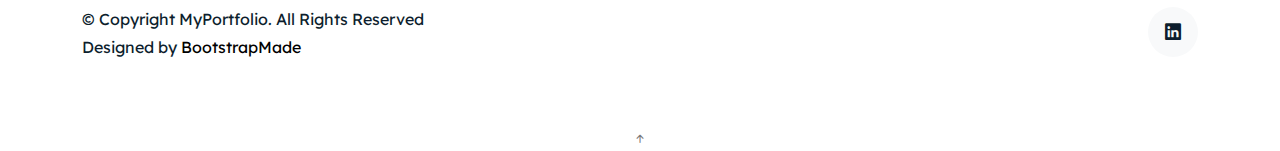
<file: chiloe.html>
<!DOCTYPE html>
<html lang="en">

  <head>
    <meta charset="utf-8">
    <meta content="width=device-width, initial-scale=1.0" name="viewport">
  
    <title>Marcos Fernández - Portfolio</title>
    <meta content="" name="description">
    <meta content="" name="keywords">
  
  
    <link rel="preconnect" href="https://fonts.googleapis.com">
    <link rel="preconnect" href="https://fonts.gstatic.com" crossorigin>
    <link href="https://fonts.googleapis.com/css2?family=Lexend:wght@400;700&display=swap" rel="stylesheet">
  
  
    <link href="assets/vendor/aos/aos.css" rel="stylesheet">
    <link href="assets/vendor/bootstrap/css/bootstrap.min.css" rel="stylesheet">
    <link href="assets/vendor/bootstrap-icons/bootstrap-icons.css" rel="stylesheet">
    <link href="assets/vendor/swiper/swiper-bundle.min.css" rel="stylesheet">
  
  
    <link href="assets/css/style.css" rel="stylesheet">
  
  </head>
  
  <body>
  
    <div class="collapse navbar-collapse custom-navmenu" id="main-navbar">
      <div class="container py-2 py-md-5">
        <div class="row align-items-start">
          <div class="col-md-2">
            <ul class="custom-menu">
              <li class="active"><a href="index.html">Home</a></li>
              <li><a href="about.html">About Me</a></li>
              <li><a href="contact.html">Contact</a></li>
            </ul>
          </div>
          <div class="col-md-4 d-none d-md-block">
            <h3>Short profile</h3>
            <p> Industrial Engineering degree student majoring in Engineering, Design and Innovation and minoring in IT. <br> <a href="#">marcos.fernndez@uc.cl</a></p>
          </div>
  
          <div class="col-md-4 d-none d-md-block">
            <h3>Skills</h3>
            <p> UX Research, Graphic Design, App prototyping, Product development and Mathematical Optimization. <br> <a href="#">marcos.fernndez@uc.cl</a></p>
          </div>
        </div>
  
      </div>
    </div>
  
    <nav class="navbar navbar-light custom-navbar">
      <div class="container">
<a class="navbar-brand" href="index.html">Marcos Fernández</a>
        
        <a href="#" class="burger" data-bs-toggle="collapse" data-bs-target="#main-navbar">
          <span></span>
        </a>
      </div>
      <div class="container">
        <p>Portfolio</p>
      </div>
    </nav>

  <main id="main">

    <section class="section">


      <div class="site-section pb-0">
        <div class="container">
          <div class="row align-items-stretch">
            <div class="col-md-8" data-aos="fade-up">
              <img src="assets/img/inf_1.png" alt="Image" class="img-fluid">
              <img src="assets/img/inf_2.png" alt="Image" class="img-fluid">
              <img src="assets/img/inf_3.png" alt="Image" class="img-fluid">
            </div>
            <div class="col-md-4 ml-auto" data-aos="fade-up" data-aos-delay="100">
              <div class="sticky-content">
                <h3 class="h3">Chiloe's Fox</h3>
                <p class="mb-4"><span class="text-muted">Web design</span></p>

                <div class="mb-5">
                  <p>
                    Chiloe's fox or Darwin's fox is an endangered canid from the genus Lycalopex. This animal was the subject for the final work of the course Digital Infographics which consisted of presenting endemic endangered species from Chile.
                     </p>

                    <br>
                    <p class="mb-4"><span class="text-muted">Team: Marcos Fernández • Agustina González • Rosario González • Cristian Risco • Elisa Román</span></p>
                     
                </div>
                <a href="#" data-bs-toggle="collapse" data-bs-target="#main-navbar2">
                  View more
                </a>
                <div class="collapse navbar-collapse" id="main-navbar2">
                  <div class="mb-5">
                <br>
                <br>


                <h4 class="h4 mb-3">What I did</h4>
                <ul class="list-unstyled list-line mb-5">
                  <li>Graphic design: Design choices and black-filled illutration </li>
                  <li>Programming: Web design, animation and adequate content for pc screens and smartphones.</li>
                </ul>
                </div>
                

                <br><br>
                
              </div>

              <p><a href="https://zorrodechiloe-infodigital.github.io/Zorro_de_Chiloe/" class="readmore">Visit Website</a></p>
            </div>
          </div>
        </div>
    </section>

  </main><!-- End #main -->

  <!-- ======= Footer ======= -->
  <footer class="footer" role="contentinfo">
    <div class="container">
      <div class="row">
        <div class="col-sm-6">
          <p class="mb-1">&copy; Copyright MyPortfolio. All Rights Reserved</p>
          <div class="credits">
            <!--
            All the links in the footer should remain intact.
            You can delete the links only if you purchased the pro version.
            Licensing information: https://bootstrapmade.com/license/
            Purchase the pro version with working PHP/AJAX contact form: https://bootstrapmade.com/buy/?theme=MyPortfolio
          -->
            Designed by <a href="https://bootstrapmade.com/">BootstrapMade</a>
          </div>
        </div>
        <div class="col-sm-6 social text-md-end">
          <a href="https://www.linkedin.com/in/marcos-fernandez-r/"><span class="bi bi-linkedin"></span></a>
        </div>
      </div>
    </div>
  </footer>

  <a href="#" class="back-to-top d-flex align-items-center justify-content-center"><i class="bi bi-arrow-up-short"></i></a>

  <!-- Vendor JS Files -->
  <script src="assets/vendor/aos/aos.js"></script>
  <script src="assets/vendor/bootstrap/js/bootstrap.bundle.min.js"></script>
  <script src="assets/vendor/isotope-layout/isotope.pkgd.min.js"></script>
  <script src="assets/vendor/php-email-form/validate.js"></script>
  <script src="assets/vendor/swiper/swiper-bundle.min.js"></script>

  <!-- Template Main JS File -->
  <script src="assets/js/main.js"></script>

</body>

</html>
</file>
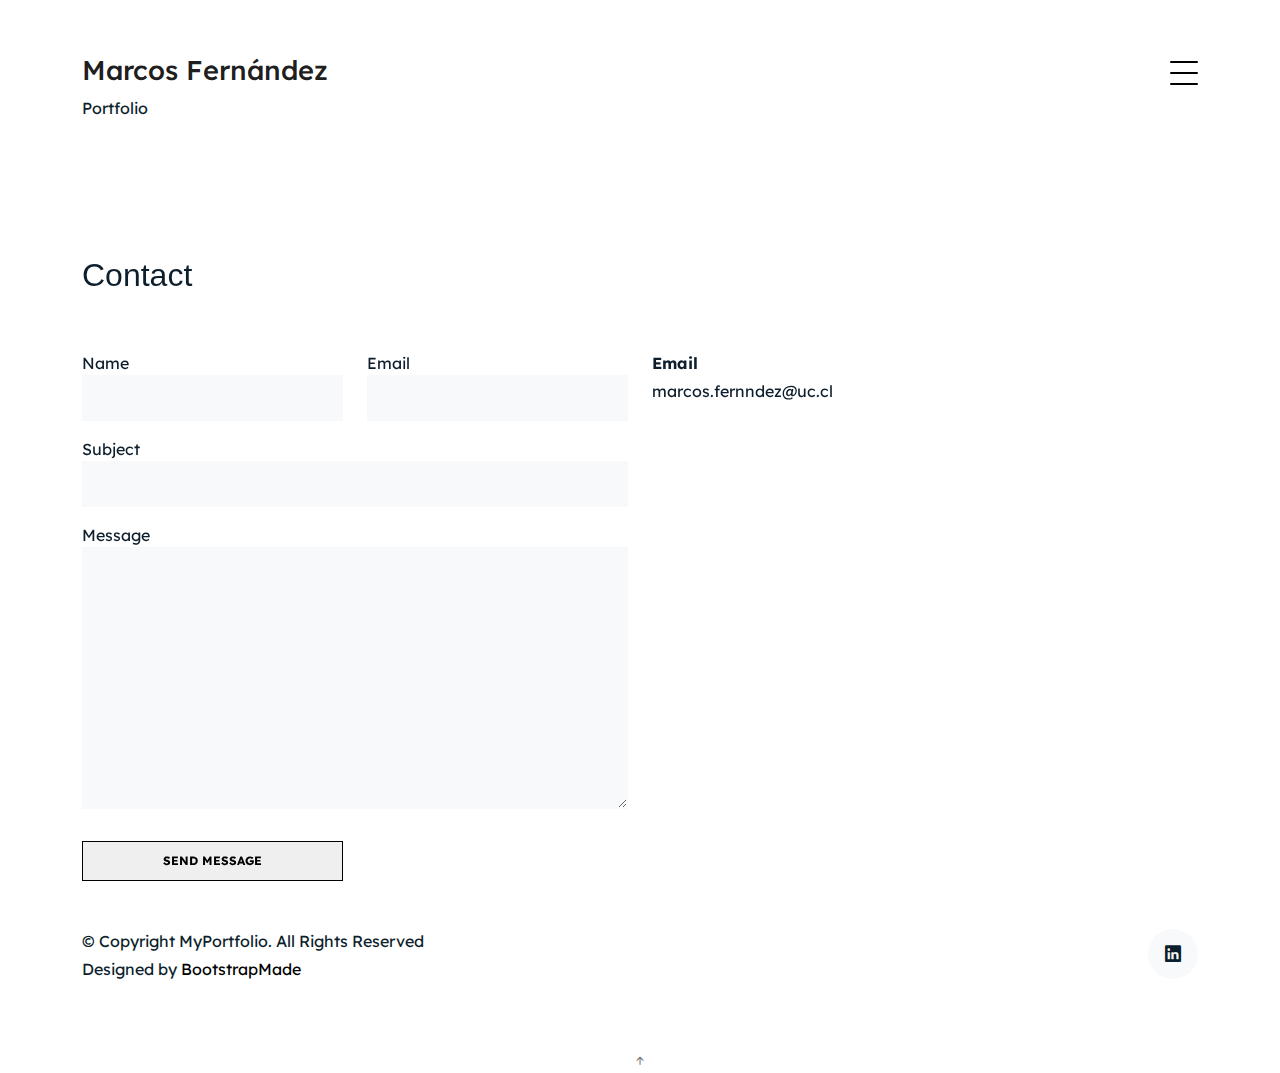
<file: contact.html>
<!DOCTYPE html>
<html lang="en">


  <head>
    <meta charset="utf-8">
    <meta content="width=device-width, initial-scale=1.0" name="viewport">
  
    <title>Marcos Fernández - Portfolio</title>
    <meta content="" name="description">
    <meta content="" name="keywords">
  
  
    <link rel="preconnect" href="https://fonts.googleapis.com">
    <link rel="preconnect" href="https://fonts.gstatic.com" crossorigin>
    <link href="https://fonts.googleapis.com/css2?family=Lexend:wght@400;700&display=swap" rel="stylesheet">
  
  
    <link href="assets/vendor/aos/aos.css" rel="stylesheet">
    <link href="assets/vendor/bootstrap/css/bootstrap.min.css" rel="stylesheet">
    <link href="assets/vendor/bootstrap-icons/bootstrap-icons.css" rel="stylesheet">
    <link href="assets/vendor/swiper/swiper-bundle.min.css" rel="stylesheet">
  
  
    <link href="assets/css/style.css" rel="stylesheet">
  
  </head>
  
  <body>
  
    <div class="collapse navbar-collapse custom-navmenu" id="main-navbar">
      <div class="container py-2 py-md-5">
        <div class="row align-items-start">
          <div class="col-md-2">
            <ul class="custom-menu">
              <li class="active"><a href="index.html">Home</a></li>
              <li><a href="about.html">About Me</a></li>
              <li><a href="contact.html">Contact</a></li>
            </ul>
          </div>
          <div class="col-md-4 d-none d-md-block">
            <h3>Short profile</h3>
            <p> Industrial Engineering degree student majoring in Engineering, Design and Innovation and minoring in IT. <br> <a href="#">marcos.fernndez@uc.cl</a></p>
          </div>
  
          <div class="col-md-4 d-none d-md-block">
            <h3>Skills</h3>
            <p> UX Research, Graphic Design, App prototyping, Product development and Mathematical Optimization. <br> <a href="#">marcos.fernndez@uc.cl</a></p>
          </div>
        </div>
  
      </div>
    </div>
  
    <nav class="navbar navbar-light custom-navbar">
      <div class="container">
        <h2><a class="navbar-brand" href="index.html">Marcos Fernández</a></h2>
        
        <a href="#" class="burger" data-bs-toggle="collapse" data-bs-target="#main-navbar">
          <span></span>
        </a>
      </div>
      <div class="container">
        <p>Portfolio</p>
      </div>
    </nav>

  <main id="main">

    <section class="section pb-5">
      <div class="container">

        <div class="row mb-5 align-items-end">
          <div class="col-md-6" data-aos="fade-up">
            <h2>Contact</h2>

          </div>

        </div>

        <div class="row">
          <div class="col-md-6 mb-5 mb-md-0" data-aos="fade-up">

            <form action="forms/contact.php" method="post" role="form" class="php-email-form">

              <div class="row gy-3">
                <div class="col-md-6 form-group">
                  <label for="name">Name</label>
                  <input type="text" name="name" class="form-control" id="name" required>
                </div>
                <div class="col-md-6 form-group">
                  <label for="name">Email</label>
                  <input type="email" class="form-control" name="email" id="email" required>
                </div>
                <div class="col-md-12 form-group">
                  <label for="name">Subject</label>
                  <input type="text" class="form-control" name="subject" id="subject" required>
                </div>
                <div class="col-md-12 form-group">
                  <label for="name">Message</label>
                  <textarea class="form-control" name="message" cols="30" rows="10" required></textarea>
                </div>

                <div class="col-md-12 my-3">
                  <div class="loading">Loading</div>
                  <div class="error-message"></div>
                  <div class="sent-message">Your message has been sent. Thank you!</div>
                </div>

                <div class="col-md-6 mt-0 form-group">
                  <input type="submit" class="readmore d-block w-100" value="Send Message">
                </div>
              </div>

            </form>

          </div>

          <div class="col-md-4 ml-auto order-2" data-aos="fade-up">
            <ul class="list-unstyled">
              <li class="mb-3">
                <strong class="d-block mb-1">Email</strong>
                <span>marcos.fernndez@uc.cl</span>
              </li>
            </ul>
          </div>

        </div>

      </div>

    </section>

  </main><!-- End #main -->

  <!-- ======= Footer ======= -->
  <footer class="footer" role="contentinfo">
    <div class="container">
      <div class="row">
        <div class="col-sm-6">
          <p class="mb-1">&copy; Copyright MyPortfolio. All Rights Reserved</p>
          <div class="credits">
            <!--
            All the links in the footer should remain intact.
            You can delete the links only if you purchased the pro version.
            Licensing information: https://bootstrapmade.com/license/
            Purchase the pro version with working PHP/AJAX contact form: https://bootstrapmade.com/buy/?theme=MyPortfolio
          -->
            Designed by <a href="https://bootstrapmade.com/">BootstrapMade</a>
          </div>
        </div>
        <div class="col-sm-6 social text-md-end">
          <a href="https://www.linkedin.com/in/marcos-fernandez-r/"><span class="bi bi-linkedin"></span></a>
        </div>
      </div>
    </div>
  </footer>

  <a href="#" class="back-to-top d-flex align-items-center justify-content-center"><i class="bi bi-arrow-up-short"></i></a>

  <!-- Vendor JS Files -->
  <script src="assets/vendor/aos/aos.js"></script>
  <script src="assets/vendor/bootstrap/js/bootstrap.bundle.min.js"></script>
  <script src="assets/vendor/isotope-layout/isotope.pkgd.min.js"></script>
  <script src="assets/vendor/php-email-form/validate.js"></script>
  <script src="assets/vendor/swiper/swiper-bundle.min.js"></script>

  <!-- Template Main JS File -->
  <script src="assets/js/main.js"></script>

</body>

</html>
</file>
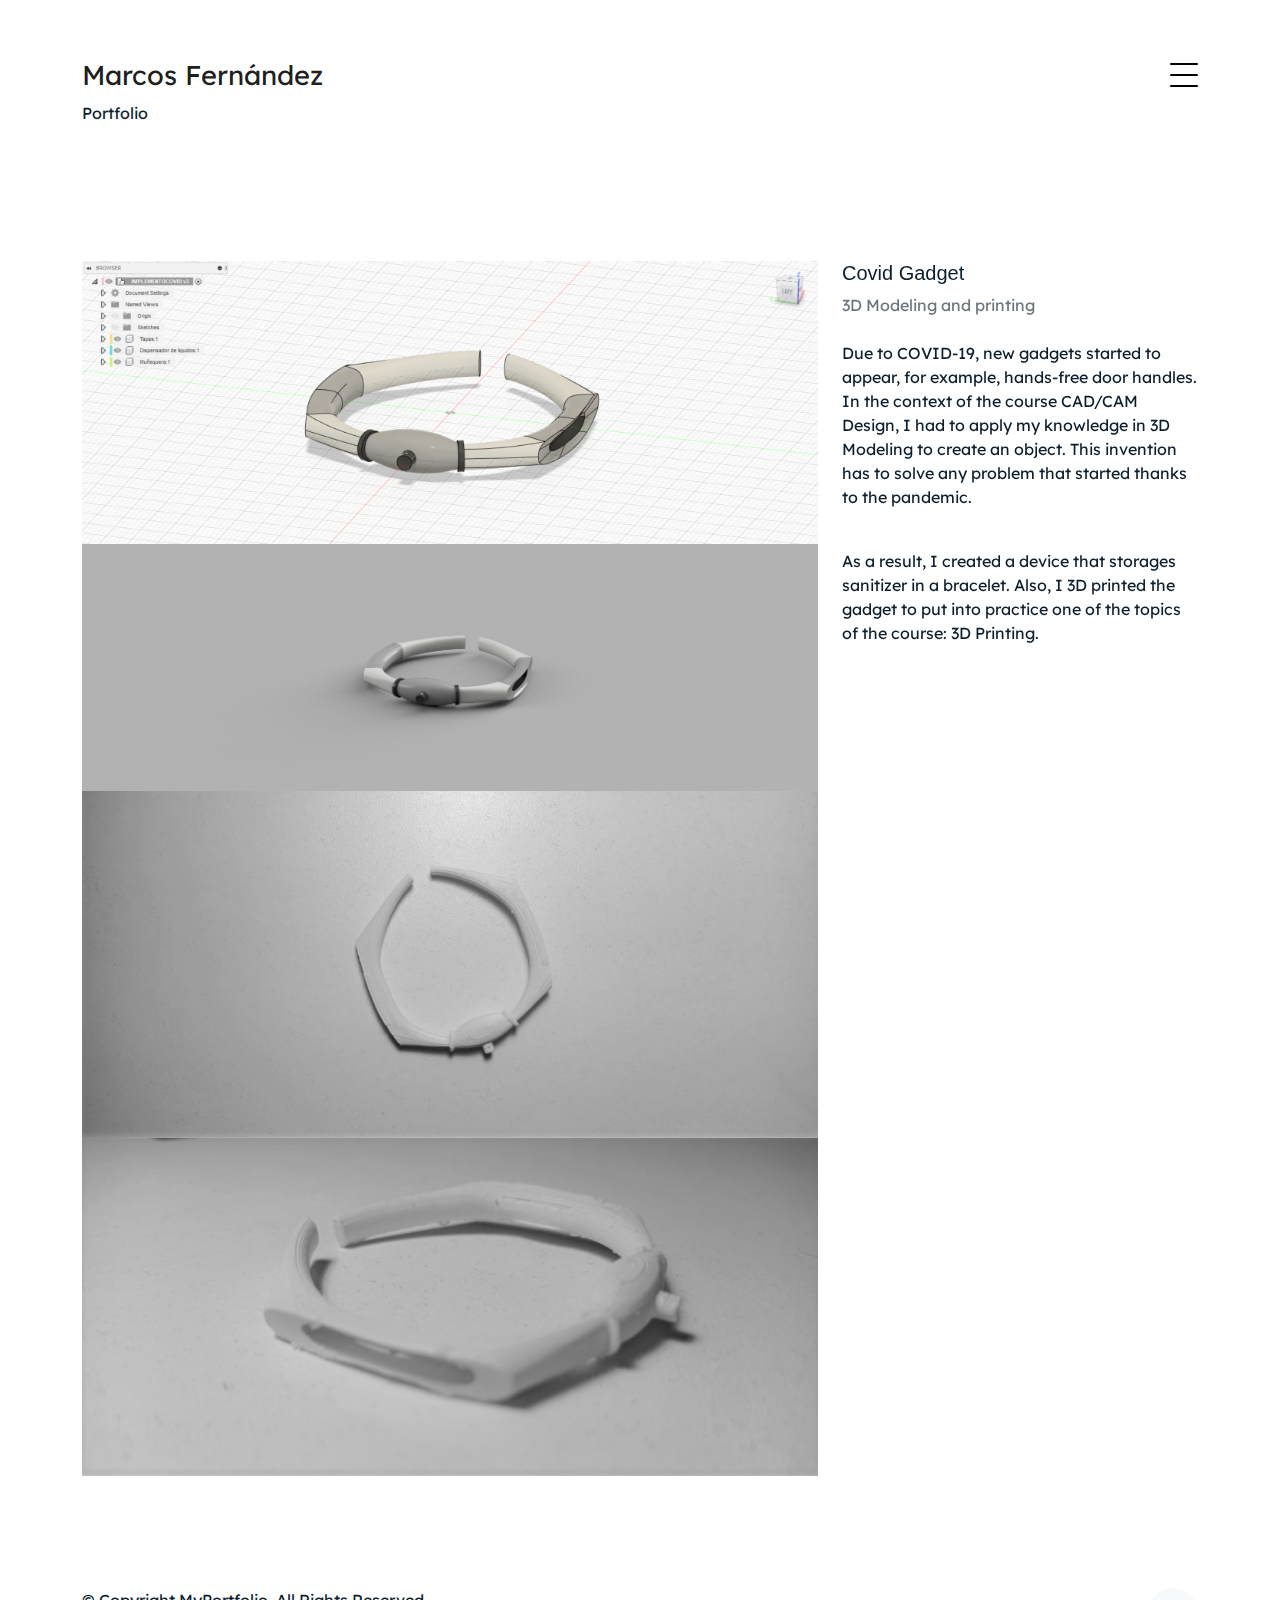
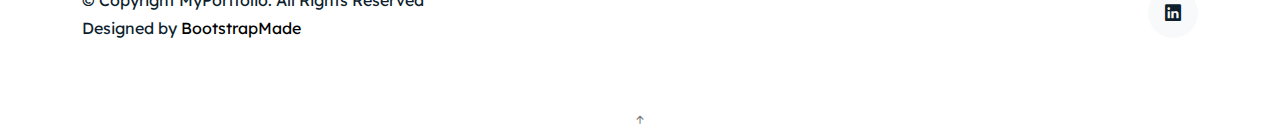
<file: covid.html>
<!DOCTYPE html>
<html lang="en">

  <head>
    <meta charset="utf-8">
    <meta content="width=device-width, initial-scale=1.0" name="viewport">
  
    <title>Marcos Fernández - Portfolio</title>
    <meta content="" name="description">
    <meta content="" name="keywords">
  
  
    <link rel="preconnect" href="https://fonts.googleapis.com">
    <link rel="preconnect" href="https://fonts.gstatic.com" crossorigin>
    <link href="https://fonts.googleapis.com/css2?family=Lexend:wght@400;700&display=swap" rel="stylesheet">
  
  
    <link href="assets/vendor/aos/aos.css" rel="stylesheet">
    <link href="assets/vendor/bootstrap/css/bootstrap.min.css" rel="stylesheet">
    <link href="assets/vendor/bootstrap-icons/bootstrap-icons.css" rel="stylesheet">
    <link href="assets/vendor/swiper/swiper-bundle.min.css" rel="stylesheet">
  
  
    <link href="assets/css/style.css" rel="stylesheet">
  
  </head>
  
  <body>
  
    <div class="collapse navbar-collapse custom-navmenu" id="main-navbar">
      <div class="container py-2 py-md-5">
        <div class="row align-items-start">
          <div class="col-md-2">
            <ul class="custom-menu">
              <li class="active"><a href="index.html">Home</a></li>
              <li><a href="about.html">About Me</a></li>
              <li><a href="contact.html">Contact</a></li>
            </ul>
          </div>
          <div class="col-md-4 d-none d-md-block">
            <h3>Short profile</h3>
            <p> Industrial Engineering degree student majoring in Engineering, Design and Innovation and minoring in IT. <br> <a href="#">marcos.fernndez@uc.cl</a></p>
          </div>
  
          <div class="col-md-4 d-none d-md-block">
            <h3>Skills</h3>
            <p> UX Research, Graphic Design, App prototyping, Product development and Mathematical Optimization. <br> <a href="#">marcos.fernndez@uc.cl</a></p>
          </div>
        </div>
  
      </div>
    </div>
  
    <nav class="navbar navbar-light custom-navbar">
      <div class="container">
<a class="navbar-brand" href="index.html">Marcos Fernández</a>
        
        <a href="#" class="burger" data-bs-toggle="collapse" data-bs-target="#main-navbar">
          <span></span>
        </a>
      </div>
      <div class="container">
        <p>Portfolio</p>
      </div>
    </nav>

  <main id="main">

    <section class="section">


      <div class="site-section pb-0">
        <div class="container">
          <div class="row align-items-stretch">
            <div class="col-md-8" data-aos="fade-up">
              <img src="assets/img/covid_1.png" alt="Image" class="img-fluid">
              <img src="assets/img/covid_2.png" alt="Image" class="img-fluid">
              <img src="assets/img/covid_3.jpeg" alt="Image" class="img-fluid">
              <img src="assets/img/covid_4.jpeg" alt="Image" class="img-fluid">

            </div>
            <div class="col-md-4 ml-auto" data-aos="fade-up" data-aos-delay="100">
              <div class="sticky-content">
                <h3 class="h3">Covid Gadget</h3>
                <p class="mb-4"><span class="text-muted">3D Modeling and printing</span></p>

                <div class="mb-5">
                  <p>
                    Due to COVID-19, new gadgets started to appear, for example, hands-free door handles. In the context of the course CAD/CAM Design, I had to apply my knowledge in 3D Modeling to create an object. This invention has to solve any problem that started thanks to the pandemic.
                     </p>

                     

                    <br>

                    <p>As a result, I created a device that storages sanitizer in a bracelet. Also, I 3D printed the gadget to put into practice one of the topics of the course: 3D Printing.</p>

                     
                </div>
               
                <div class="collapse navbar-collapse" id="main-navbar2">
                  <div class="mb-5">

                    <p>
                      Regarding the activities, the site offered an interactive animation that helped users understand the concepts of viscosity. Also, the page recommended experiments for the students to recreate in their houses.
                       </p>
                <br>
                <br>


                <h4 class="h4 mb-3">What I did</h4>
                <ul class="list-unstyled list-line mb-5">
                  <li>Graphic design: Design choices </li>
                  <li>Programming: Web design</li>
                </ul>
                </div>
                

                <br><br>
                
              </div>

            </div>
          </div>
        </div>
    </section>

  </main><!-- End #main -->

  <!-- ======= Footer ======= -->
  <footer class="footer" role="contentinfo">
    <div class="container">
      <div class="row">
        <div class="col-sm-6">
          <p class="mb-1">&copy; Copyright MyPortfolio. All Rights Reserved</p>
          <div class="credits">
            <!--
            All the links in the footer should remain intact.
            You can delete the links only if you purchased the pro version.
            Licensing information: https://bootstrapmade.com/license/
            Purchase the pro version with working PHP/AJAX contact form: https://bootstrapmade.com/buy/?theme=MyPortfolio
          -->
            Designed by <a href="https://bootstrapmade.com/">BootstrapMade</a>
          </div>
        </div>
        <div class="col-sm-6 social text-md-end">
          <a href="https://www.linkedin.com/in/marcos-fernandez-r/"><span class="bi bi-linkedin"></span></a>
        </div>
      </div>
    </div>
  </footer>

  <a href="#" class="back-to-top d-flex align-items-center justify-content-center"><i class="bi bi-arrow-up-short"></i></a>

  <!-- Vendor JS Files -->
  <script src="assets/vendor/aos/aos.js"></script>
  <script src="assets/vendor/bootstrap/js/bootstrap.bundle.min.js"></script>
  <script src="assets/vendor/isotope-layout/isotope.pkgd.min.js"></script>
  <script src="assets/vendor/php-email-form/validate.js"></script>
  <script src="assets/vendor/swiper/swiper-bundle.min.js"></script>

  <!-- Template Main JS File -->
  <script src="assets/js/main.js"></script>

</body>

</html>
</file>
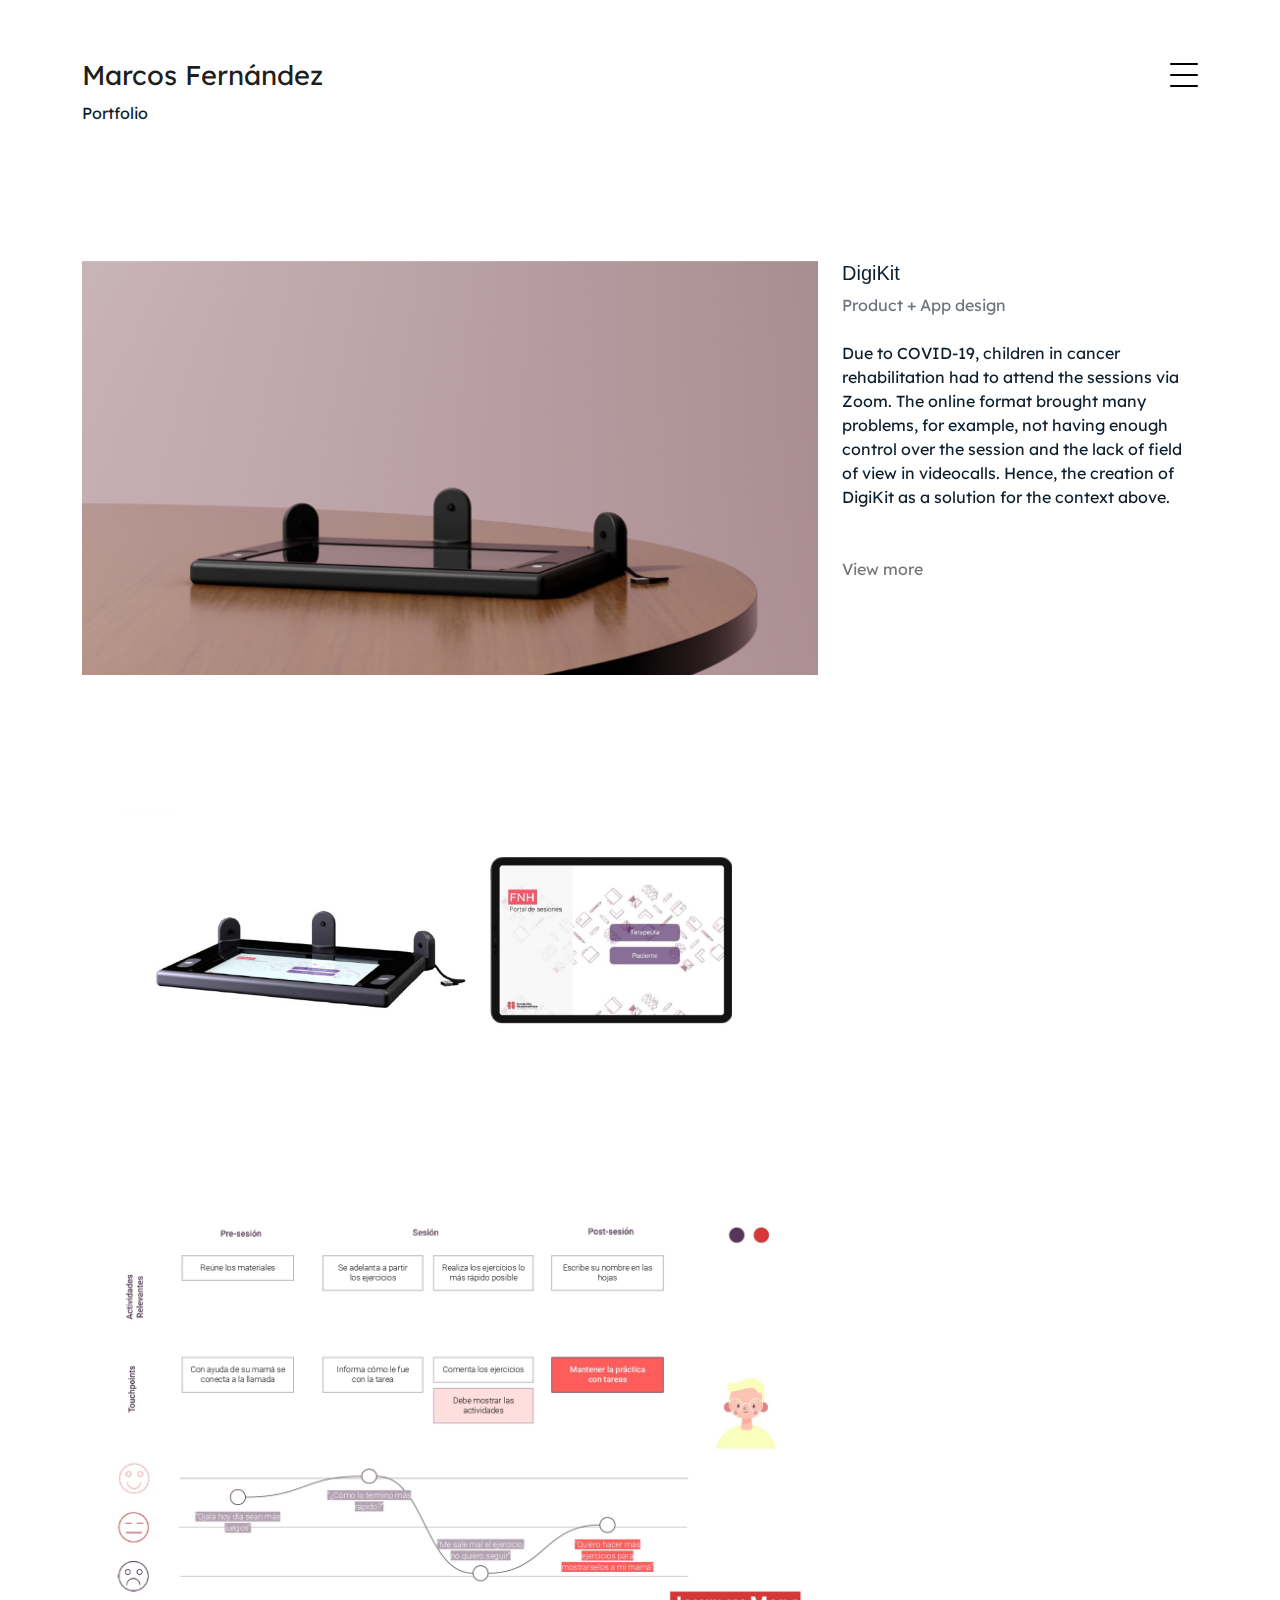
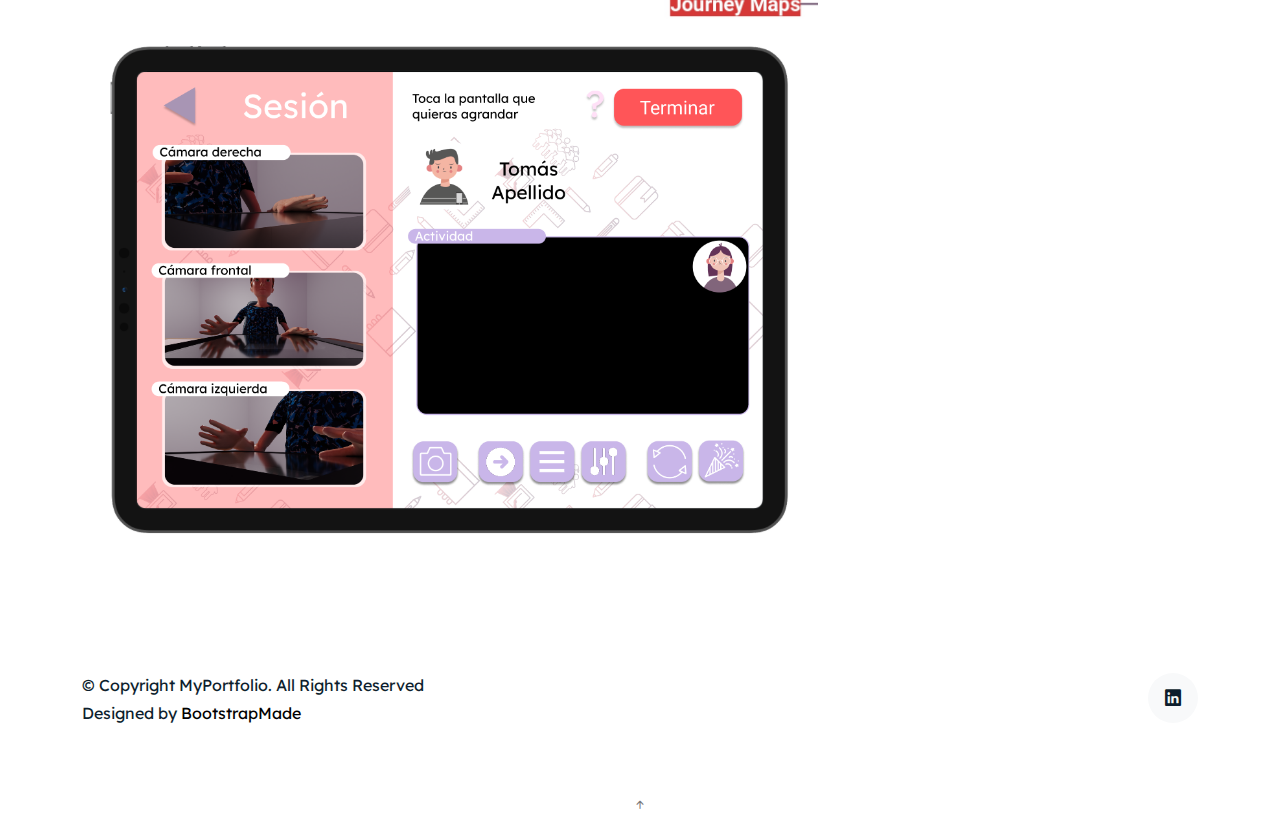
<file: digikit.html>
<!DOCTYPE html>
<html lang="en">

  <head>
    <meta charset="utf-8">
    <meta content="width=device-width, initial-scale=1.0" name="viewport">
  
    <title>Marcos Fernández - Portfolio</title>
    <meta content="" name="description">
    <meta content="" name="keywords">
  
  
    <link rel="preconnect" href="https://fonts.googleapis.com">
    <link rel="preconnect" href="https://fonts.gstatic.com" crossorigin>
    <link href="https://fonts.googleapis.com/css2?family=Lexend:wght@400;700&display=swap" rel="stylesheet">
  
  
    <link href="assets/vendor/aos/aos.css" rel="stylesheet">
    <link href="assets/vendor/bootstrap/css/bootstrap.min.css" rel="stylesheet">
    <link href="assets/vendor/bootstrap-icons/bootstrap-icons.css" rel="stylesheet">
    <link href="assets/vendor/swiper/swiper-bundle.min.css" rel="stylesheet">
  
  
    <link href="assets/css/style.css" rel="stylesheet">
  
  </head>
  
  <body>
  
    <div class="collapse navbar-collapse custom-navmenu" id="main-navbar">
      <div class="container py-2 py-md-5">
        <div class="row align-items-start">
          <div class="col-md-2">
            <ul class="custom-menu">
              <li class="active"><a href="index.html">Home</a></li>
              <li><a href="about.html">About Me</a></li>
              <li><a href="contact.html">Contact</a></li>
            </ul>
          </div>
          <div class="col-md-4 d-none d-md-block">
            <h3>Short profile</h3>
            <p> Industrial Engineering degree student majoring in Engineering, Design and Innovation and minoring in IT. <br> <a href="#">marcos.fernndez@uc.cl</a></p>
          </div>
  
          <div class="col-md-4 d-none d-md-block">
            <h3>Skills</h3>
            <p> UX Research, Graphic Design, App prototyping, Product development and Mathematical Optimization. <br> <a href="#">marcos.fernndez@uc.cl</a></p>
          </div>
        </div>
  
      </div>
    </div>
  
    <nav class="navbar navbar-light custom-navbar">
      <div class="container">
      <a class="navbar-brand" href="index.html">Marcos Fernández</a>
        
        <a href="#" class="burger" data-bs-toggle="collapse" data-bs-target="#main-navbar">
          <span></span>
        </a>
      </div>
      <div class="container">
        <p>Portfolio</p>
      </div>
    </nav>

  <main id="main">

    <section class="section">


      <div class="site-section pb-0">
        <div class="container">
          <div class="row align-items-stretch">
            <div class="col-md-8" data-aos="fade-up">
              <img src="assets/img/digikit_1.png" alt="Image" class="img-fluid">
              <img src="assets/img/digikit_2.png" alt="Image" class="img-fluid">
              <img src="assets/img/digikit_5.jpg" alt="Image" class="img-fluid">
              <img src="assets/img/digikit_6.png" alt="Image" class="img-fluid">
            </div>
            <div class="col-md-4 ml-auto" data-aos="fade-up" data-aos-delay="100">
              <div class="sticky-content">
                <h3 class="h3">DigiKit</h3>
                <p class="mb-4"><span class="text-muted">Product + App design</span></p>

                <div class="mb-5">
                  <p>Due to COVID-19, children in cancer rehabilitation had to attend the sessions via Zoom. The online format brought many problems, for example, not having enough control over the session and the lack of field of view in videocalls. Hence, the creation of DigiKit as a solution for the context above.

                     </p>
                     
                </div>
                <a href="#" data-bs-toggle="collapse" data-bs-target="#main-navbar2">
                  View more
                </a>
                <div class="collapse navbar-collapse" id="main-navbar2">
                  <div class="mb-5">

                    <p>
                      DigiKit is a set of two products: a board and a tablet app that help occupational therapists to evaluate graphomotricity in remote rehabilitation sessions. In more detail, the definition of graphomotricity refers to all of the movements that kids need to learn to write.
                    </p>
                  </div>

                  <h4 class="h4 mb-3">Features</h4>
                <ul class="list-unstyled list-line mb-5">
                  <li>Board: Includes three cameras to offer more views from the pacient for the occupational therapists.</li>
                  <li>App: Simple design for therapists and child-focused design for the pacients. It contains exercises based on Graphomotricity books with a creative mode for therapists to create their own exercises. Also, includes videocall services. </li>
                </ul>

                <h4 class="h4 mb-3">What I did</h4>
                <ul class="list-unstyled list-line mb-5">
                  <li>UX Research: Interviews, Personas, Journey Maps</li>
                  <li>Product Design: 3D Modeling,rendering and animation</li>
                  <li>App design: Graphic design attributes</li>
                </ul>
                </div>
                

                <br><br>
              </div>
            </div>
          </div>
        </div>
    </section>

  </main><!-- End #main -->

  <!-- ======= Footer ======= -->
  <footer class="footer" role="contentinfo">
    <div class="container">
      <div class="row">
        <div class="col-sm-6">
          <p class="mb-1">&copy; Copyright MyPortfolio. All Rights Reserved</p>
          <div class="credits">
            <!--
            All the links in the footer should remain intact.
            You can delete the links only if you purchased the pro version.
            Licensing information: https://bootstrapmade.com/license/
            Purchase the pro version with working PHP/AJAX contact form: https://bootstrapmade.com/buy/?theme=MyPortfolio
          -->
            Designed by <a href="https://bootstrapmade.com/">BootstrapMade</a>
          </div>
        </div>
        <div class="col-sm-6 social text-md-end">
          <a href="https://www.linkedin.com/in/marcos-fernandez-r/"><span class="bi bi-linkedin"></span></a>
        </div>
      </div>
    </div>
  </footer>

  <a href="#" class="back-to-top d-flex align-items-center justify-content-center"><i class="bi bi-arrow-up-short"></i></a>

  <!-- Vendor JS Files -->
  <script src="assets/vendor/aos/aos.js"></script>
  <script src="assets/vendor/bootstrap/js/bootstrap.bundle.min.js"></script>
  <script src="assets/vendor/isotope-layout/isotope.pkgd.min.js"></script>
  <script src="assets/vendor/php-email-form/validate.js"></script>
  <script src="assets/vendor/swiper/swiper-bundle.min.js"></script>

  <!-- Template Main JS File -->
  <script src="assets/js/main.js"></script>

</body>

</html>
</file>
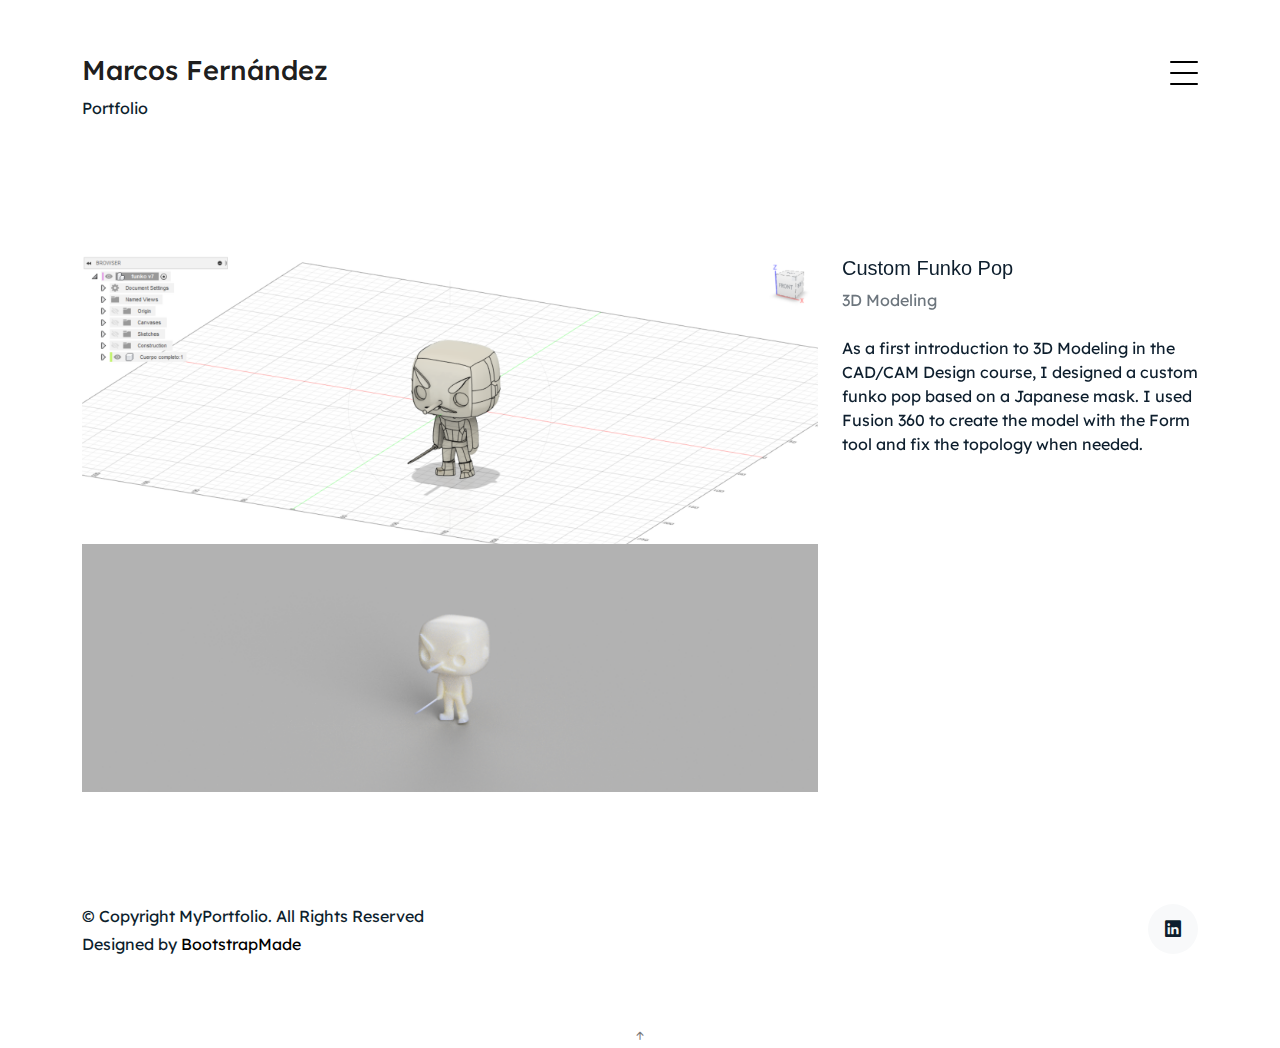
<file: funko.html>
<!DOCTYPE html>
<html lang="en">

  <head>
    <meta charset="utf-8">
    <meta content="width=device-width, initial-scale=1.0" name="viewport">
  
    <title>Marcos Fernández - Portfolio</title>
    <meta content="" name="description">
    <meta content="" name="keywords">
  
  
    <link rel="preconnect" href="https://fonts.googleapis.com">
    <link rel="preconnect" href="https://fonts.gstatic.com" crossorigin>
    <link href="https://fonts.googleapis.com/css2?family=Lexend:wght@400;700&display=swap" rel="stylesheet">
  
  
    <link href="assets/vendor/aos/aos.css" rel="stylesheet">
    <link href="assets/vendor/bootstrap/css/bootstrap.min.css" rel="stylesheet">
    <link href="assets/vendor/bootstrap-icons/bootstrap-icons.css" rel="stylesheet">
    <link href="assets/vendor/swiper/swiper-bundle.min.css" rel="stylesheet">
  
  
    <link href="assets/css/style.css" rel="stylesheet">
  
  </head>
  
  <body>
  
    <div class="collapse navbar-collapse custom-navmenu" id="main-navbar">
      <div class="container py-2 py-md-5">
        <div class="row align-items-start">
          <div class="col-md-2">
            <ul class="custom-menu">
              <li class="active"><a href="index.html">Home</a></li>
              <li><a href="about.html">About Me</a></li>
              <li><a href="contact.html">Contact</a></li>
            </ul>
          </div>
          <div class="col-md-4 d-none d-md-block">
            <h3>Short profile</h3>
            <p> Industrial Engineering degree student majoring in Engineering, Design and Innovation and minoring in IT. <br> <a href="#">marcos.fernndez@uc.cl</a></p>
          </div>
  
          <div class="col-md-4 d-none d-md-block">
            <h3>Skills</h3>
            <p> UX Research, Graphic Design, App prototyping, Product development and Mathematical Optimization. <br> <a href="#">marcos.fernndez@uc.cl</a></p>
          </div>
        </div>
  
      </div>
    </div>
  
    <nav class="navbar navbar-light custom-navbar">
      <div class="container">
        <h2><a class="navbar-brand" href="index.html">Marcos Fernández</a></h2>
        
        <a href="#" class="burger" data-bs-toggle="collapse" data-bs-target="#main-navbar">
          <span></span>
        </a>
      </div>
      <div class="container">
        <p>Portfolio</p>
      </div>
    </nav>

  <main id="main">

    <section class="section">


      <div class="site-section pb-0">
        <div class="container">
          <div class="row align-items-stretch">
            <div class="col-md-8" data-aos="fade-up">
              <img src="assets/img/funko_2.png" alt="Image" class="img-fluid">
              <img src="assets/img/funko_1.png" alt="Image" class="img-fluid">

            </div>
            <div class="col-md-4 ml-auto" data-aos="fade-up" data-aos-delay="100">
              <div class="sticky-content">
                <h3 class="h3">Custom Funko Pop</h3>
                <p class="mb-4"><span class="text-muted">3D Modeling</span></p>

                <div class="mb-5">
                  <p>
                    As a first introduction to 3D Modeling in the CAD/CAM Design course, I designed a custom funko pop based on a Japanese mask. I used Fusion 360 to create the model with the Form tool and fix the topology when needed.
                     </p>

                    <br>

                     
                </div>
               
                <div class="collapse navbar-collapse" id="main-navbar2">
                  <div class="mb-5">

                    <p>
                      Regarding the activities, the site offered an interactive animation that helped users understand the concepts of viscosity. Also, the page recommended experiments for the students to recreate in their houses.
                       </p>
                <br>
                <br>


                <h4 class="h4 mb-3">What I did</h4>
                <ul class="list-unstyled list-line mb-5">
                  <li>Graphic design: Design choices </li>
                  <li>Programming: Web design</li>
                </ul>
                </div>
                

                <br><br>
                
              </div>

            </div>
          </div>
        </div>
    </section>

  </main><!-- End #main -->

  <!-- ======= Footer ======= -->
  <footer class="footer" role="contentinfo">
    <div class="container">
      <div class="row">
        <div class="col-sm-6">
          <p class="mb-1">&copy; Copyright MyPortfolio. All Rights Reserved</p>
          <div class="credits">
            <!--
            All the links in the footer should remain intact.
            You can delete the links only if you purchased the pro version.
            Licensing information: https://bootstrapmade.com/license/
            Purchase the pro version with working PHP/AJAX contact form: https://bootstrapmade.com/buy/?theme=MyPortfolio
          -->
            Designed by <a href="https://bootstrapmade.com/">BootstrapMade</a>
          </div>
        </div>
        <div class="col-sm-6 social text-md-end">
          <a href="https://www.linkedin.com/in/marcos-fernandez-r/"><span class="bi bi-linkedin"></span></a>
        </div>
      </div>
    </div>
  </footer>

  <a href="#" class="back-to-top d-flex align-items-center justify-content-center"><i class="bi bi-arrow-up-short"></i></a>

  <!-- Vendor JS Files -->
  <script src="assets/vendor/aos/aos.js"></script>
  <script src="assets/vendor/bootstrap/js/bootstrap.bundle.min.js"></script>
  <script src="assets/vendor/isotope-layout/isotope.pkgd.min.js"></script>
  <script src="assets/vendor/php-email-form/validate.js"></script>
  <script src="assets/vendor/swiper/swiper-bundle.min.js"></script>

  <!-- Template Main JS File -->
  <script src="assets/js/main.js"></script>

</body>

</html>
</file>
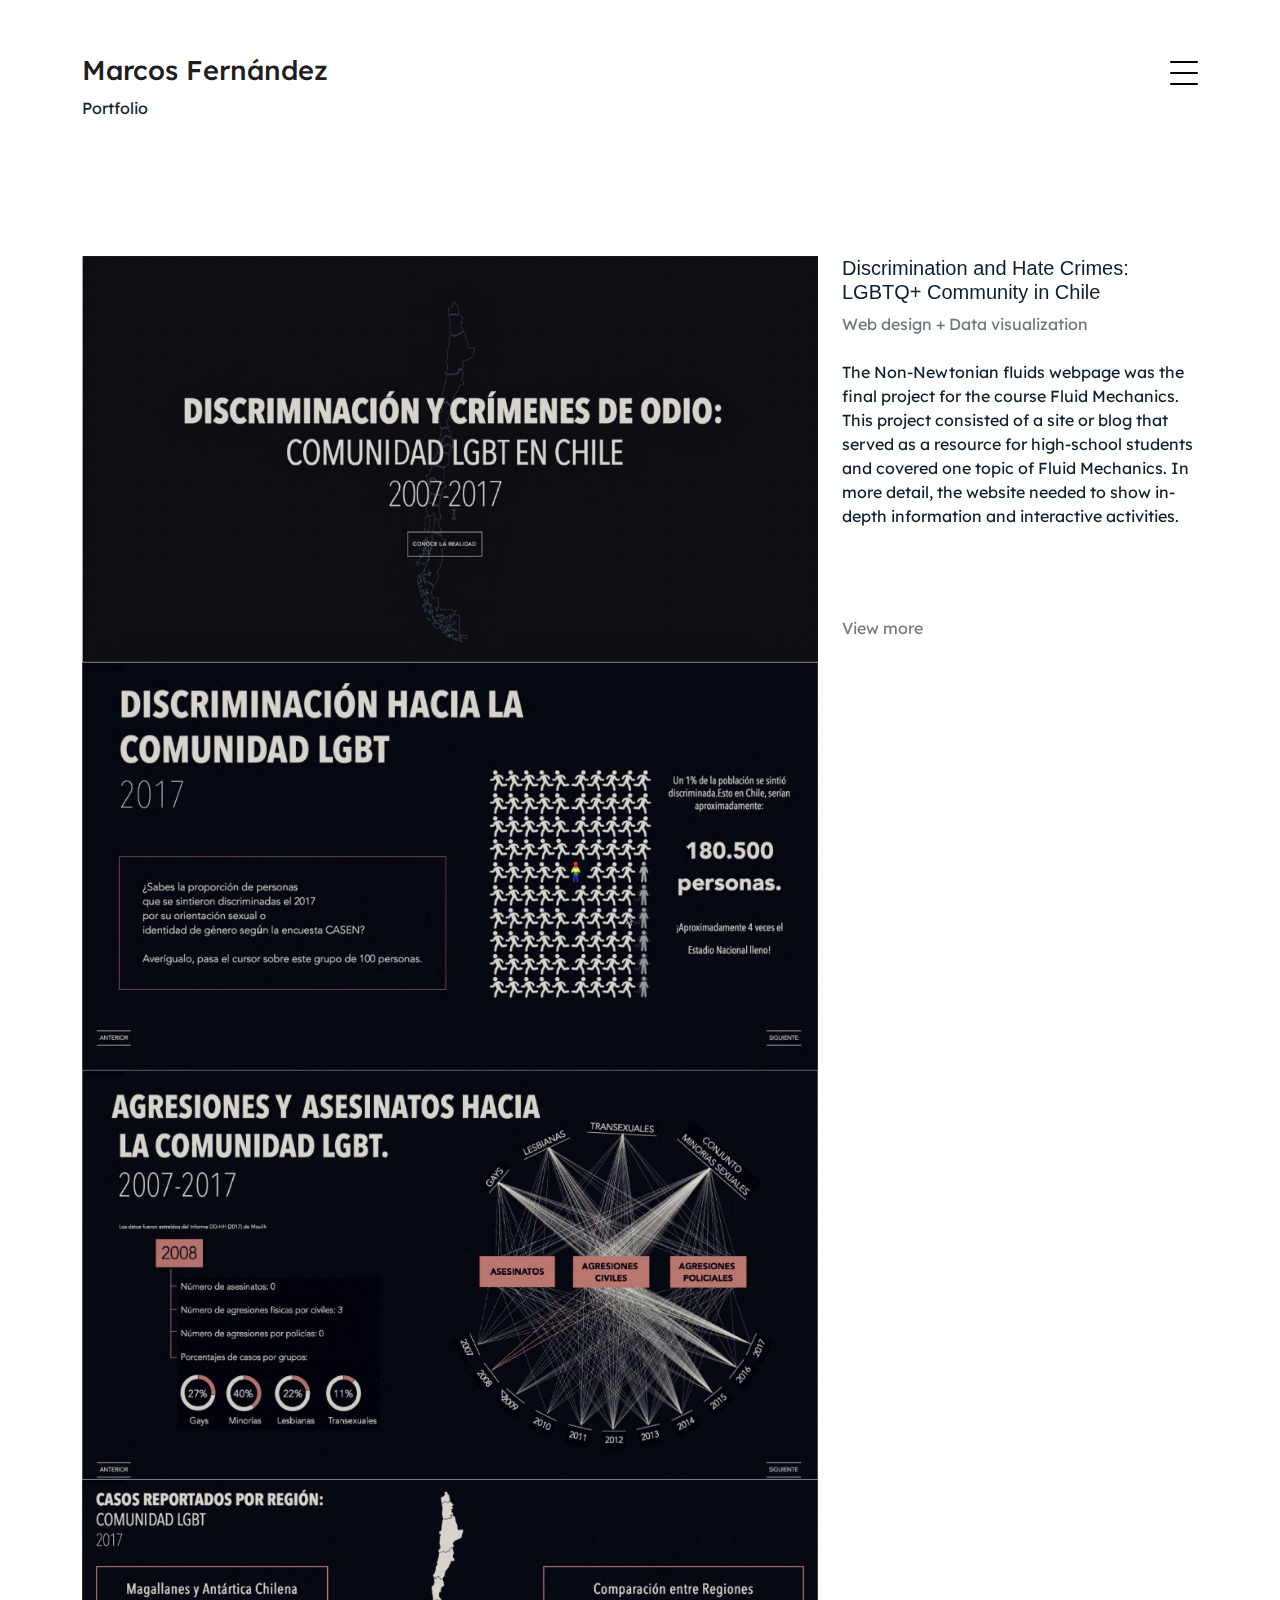
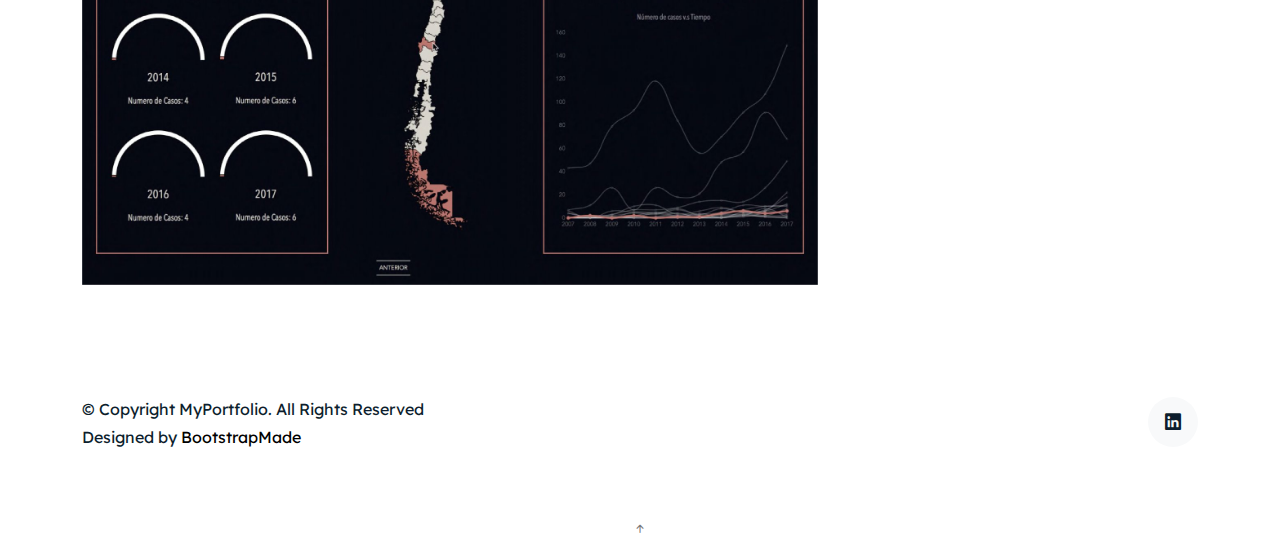
<file: lgbt.html>
<!DOCTYPE html>
<html lang="en">

  <head>
    <meta charset="utf-8">
    <meta content="width=device-width, initial-scale=1.0" name="viewport">
  
    <title>Marcos Fernández - Portfolio</title>
    <meta content="" name="description">
    <meta content="" name="keywords">
  
  
    <link rel="preconnect" href="https://fonts.googleapis.com">
    <link rel="preconnect" href="https://fonts.gstatic.com" crossorigin>
    <link href="https://fonts.googleapis.com/css2?family=Lexend:wght@400;700&display=swap" rel="stylesheet">
  
  
    <link href="assets/vendor/aos/aos.css" rel="stylesheet">
    <link href="assets/vendor/bootstrap/css/bootstrap.min.css" rel="stylesheet">
    <link href="assets/vendor/bootstrap-icons/bootstrap-icons.css" rel="stylesheet">
    <link href="assets/vendor/swiper/swiper-bundle.min.css" rel="stylesheet">
  
  
    <link href="assets/css/style.css" rel="stylesheet">
  
  </head>
  
  <body>
  
    <div class="collapse navbar-collapse custom-navmenu" id="main-navbar">
      <div class="container py-2 py-md-5">
        <div class="row align-items-start">
          <div class="col-md-2">
            <ul class="custom-menu">
              <li class="active"><a href="index.html">Home</a></li>
              <li><a href="about.html">About Me</a></li>
              <li><a href="contact.html">Contact</a></li>
            </ul>
          </div>
          <div class="col-md-4 d-none d-md-block">
            <h3>Short profile</h3>
            <p> Industrial Engineering degree student majoring in Engineering, Design and Innovation and minoring in IT. <br> <a href="#">marcos.fernndez@uc.cl</a></p>
          </div>
  
          <div class="col-md-4 d-none d-md-block">
            <h3>Skills</h3>
            <p> UX Research, Graphic Design, App prototyping, Product development and Mathematical Optimization. <br> <a href="#">marcos.fernndez@uc.cl</a></p>
          </div>
        </div>
  
      </div>
    </div>
  
    <nav class="navbar navbar-light custom-navbar">
      <div class="container">
        <h2><a class="navbar-brand" href="index.html">Marcos Fernández</a></h2>
        
        <a href="#" class="burger" data-bs-toggle="collapse" data-bs-target="#main-navbar">
          <span></span>
        </a>
      </div>
      <div class="container">
        <p>Portfolio</p>
      </div>
    </nav>

  <main id="main">

    <section class="section">


      <div class="site-section pb-0">
        <div class="container">
          <div class="row align-items-stretch">
            <div class="col-md-8" data-aos="fade-up">
              <img src="assets/img/lgbt_1.png" alt="Image" class="img-fluid">
              <img src="assets/img/lgbt_2.jpg" alt="Image" class="img-fluid">
              <img src="assets/img/lgbt_3.jpg" alt="Image" class="img-fluid">
              <img src="assets/img/lgbt_4.jpg" alt="Image" class="img-fluid">
            </div>
            <div class="col-md-4 ml-auto" data-aos="fade-up" data-aos-delay="100">
              <div class="sticky-content">
                <h3 class="h3">Discrimination and Hate Crimes: LGBTQ+ Community in Chile</h3>
                <p class="mb-4"><span class="text-muted">Web design + Data visualization</span></p>

                <div class="mb-5">
                  <p>
                    The Non-Newtonian fluids webpage was the final project for the course Fluid Mechanics. This project consisted of a site or blog that served as a resource for high-school students and covered one topic of Fluid Mechanics. In more detail, the website needed to show in-depth information and interactive activities. 
                     </p>

                    <br>

                     
                </div>
                <a href="#" data-bs-toggle="collapse" data-bs-target="#main-navbar2">
                  View more
                </a>
                <div class="collapse navbar-collapse" id="main-navbar2">
                  <div class="mb-5">

                    <p>
                      Regarding the activities, the site offered an interactive animation that helped users understand the concepts of viscosity. Also, the page recommended experiments for the students to recreate in their houses.
                       </p>
                <br>
                <br>


                <h4 class="h4 mb-3">What I did</h4>
                <ul class="list-unstyled list-line mb-5">
                  <li>Graphic design: Design choices </li>
                  <li>Programming: Web design</li>
                </ul>
                </div>
                

                <br><br>
                
              </div>

            </div>
          </div>
        </div>
    </section>

  </main><!-- End #main -->

  <!-- ======= Footer ======= -->
  <footer class="footer" role="contentinfo">
    <div class="container">
      <div class="row">
        <div class="col-sm-6">
          <p class="mb-1">&copy; Copyright MyPortfolio. All Rights Reserved</p>
          <div class="credits">
            <!--
            All the links in the footer should remain intact.
            You can delete the links only if you purchased the pro version.
            Licensing information: https://bootstrapmade.com/license/
            Purchase the pro version with working PHP/AJAX contact form: https://bootstrapmade.com/buy/?theme=MyPortfolio
          -->
            Designed by <a href="https://bootstrapmade.com/">BootstrapMade</a>
          </div>
        </div>
        <div class="col-sm-6 social text-md-end">
          <a href="https://www.linkedin.com/in/marcos-fernandez-r/"><span class="bi bi-linkedin"></span></a>
        </div>
      </div>
    </div>
  </footer>

  <a href="#" class="back-to-top d-flex align-items-center justify-content-center"><i class="bi bi-arrow-up-short"></i></a>

  <!-- Vendor JS Files -->
  <script src="assets/vendor/aos/aos.js"></script>
  <script src="assets/vendor/bootstrap/js/bootstrap.bundle.min.js"></script>
  <script src="assets/vendor/isotope-layout/isotope.pkgd.min.js"></script>
  <script src="assets/vendor/php-email-form/validate.js"></script>
  <script src="assets/vendor/swiper/swiper-bundle.min.js"></script>

  <!-- Template Main JS File -->
  <script src="assets/js/main.js"></script>

</body>

</html>
</file>
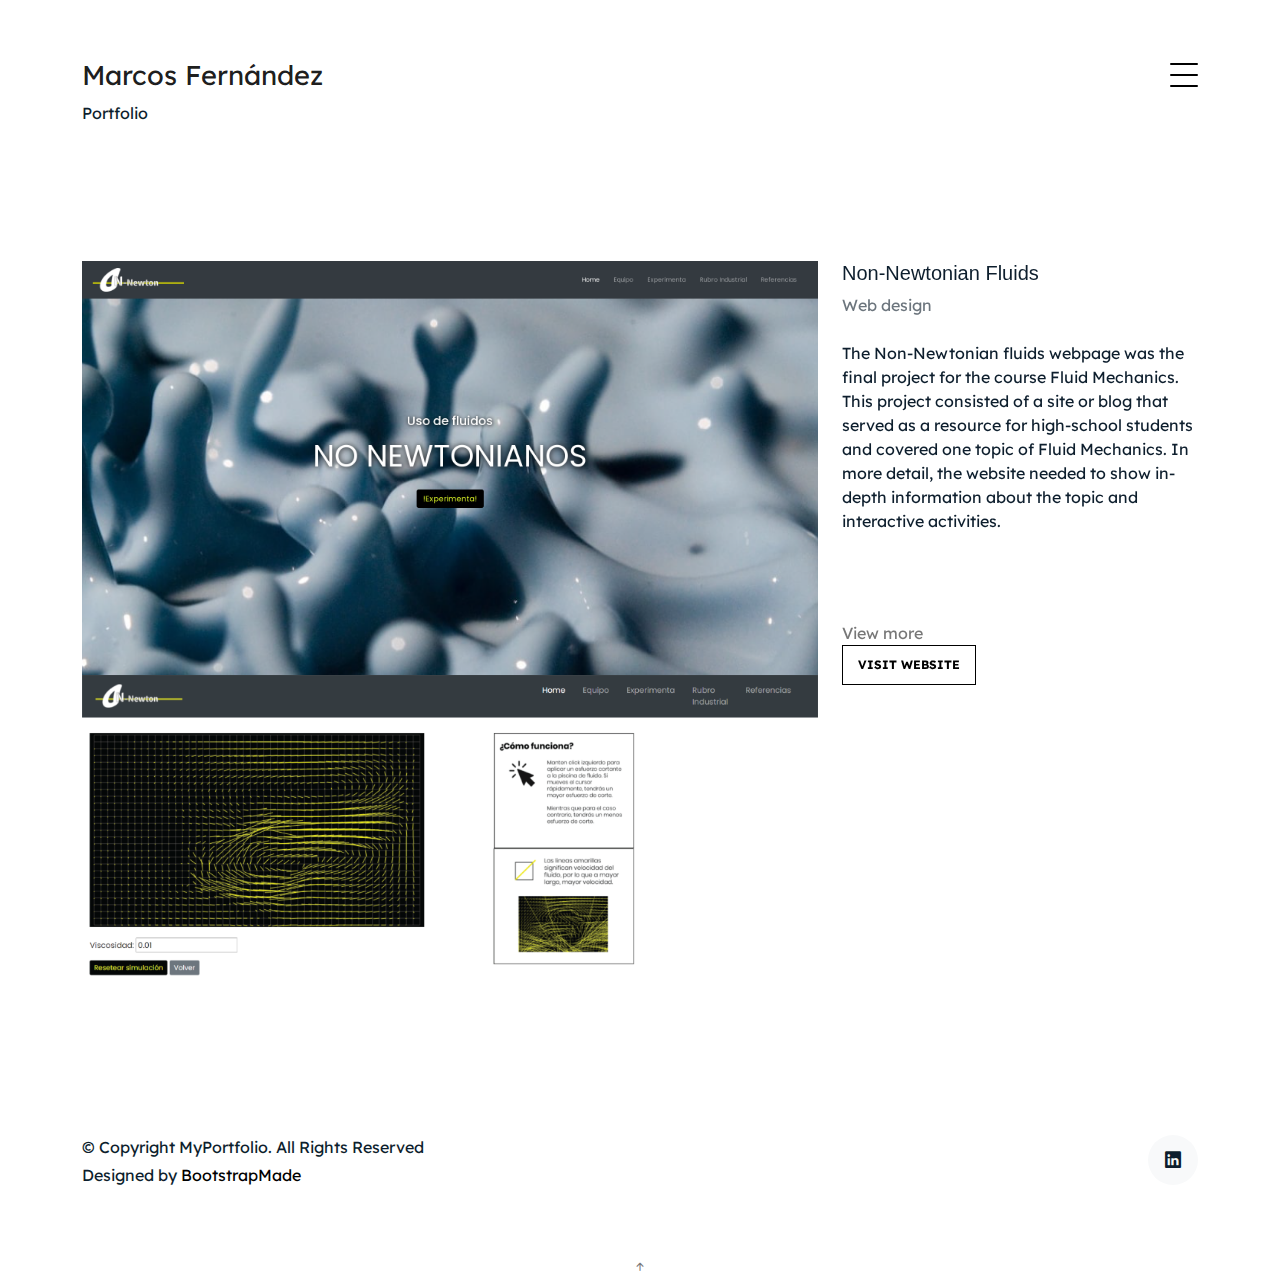
<file: nonnew.html>
<!DOCTYPE html>
<html lang="en">

  <head>
    <meta charset="utf-8">
    <meta content="width=device-width, initial-scale=1.0" name="viewport">
  
    <title>Marcos Fernández - Portfolio</title>
    <meta content="" name="description">
    <meta content="" name="keywords">
  
  
    <link rel="preconnect" href="https://fonts.googleapis.com">
    <link rel="preconnect" href="https://fonts.gstatic.com" crossorigin>
    <link href="https://fonts.googleapis.com/css2?family=Lexend:wght@400;700&display=swap" rel="stylesheet">
  
  
    <link href="assets/vendor/aos/aos.css" rel="stylesheet">
    <link href="assets/vendor/bootstrap/css/bootstrap.min.css" rel="stylesheet">
    <link href="assets/vendor/bootstrap-icons/bootstrap-icons.css" rel="stylesheet">
    <link href="assets/vendor/swiper/swiper-bundle.min.css" rel="stylesheet">
  
  
    <link href="assets/css/style.css" rel="stylesheet">
  
  </head>
  
  <body>
  
    <div class="collapse navbar-collapse custom-navmenu" id="main-navbar">
      <div class="container py-2 py-md-5">
        <div class="row align-items-start">
          <div class="col-md-2">
            <ul class="custom-menu">
              <li class="active"><a href="index.html">Home</a></li>
              <li><a href="about.html">About Me</a></li>
              <li><a href="contact.html">Contact</a></li>
            </ul>
          </div>
          <div class="col-md-4 d-none d-md-block">
            <h3>Short profile</h3>
            <p> Industrial Engineering degree student majoring in Engineering, Design and Innovation and minoring in IT. <br> <a href="#">marcos.fernndez@uc.cl</a></p>
          </div>
  
          <div class="col-md-4 d-none d-md-block">
            <h3>Skills</h3>
            <p> UX Research, Graphic Design, App prototyping, Product development and Mathematical Optimization. <br> <a href="#">marcos.fernndez@uc.cl</a></p>
          </div>
        </div>
  
      </div>
    </div>
  
    <nav class="navbar navbar-light custom-navbar">
      <div class="container">
<a class="navbar-brand" href="index.html">Marcos Fernández</a>
        
        <a href="#" class="burger" data-bs-toggle="collapse" data-bs-target="#main-navbar">
          <span></span>
        </a>
      </div>
      <div class="container">
        <p>Portfolio</p>
      </div>
    </nav>

  <main id="main">

    <section class="section">


      <div class="site-section pb-0">
        <div class="container">
          <div class="row align-items-stretch">
            <div class="col-md-8" data-aos="fade-up">
              <img src="assets/img/fluid_1.png" alt="Image" class="img-fluid">
              <img src="assets/img/fluid_2.png" alt="Image" class="img-fluid">
            </div>
            <div class="col-md-4 ml-auto" data-aos="fade-up" data-aos-delay="100">
              <div class="sticky-content">
                <h3 class="h3">Non-Newtonian Fluids</h3>
                <p class="mb-4"><span class="text-muted">Web design</span></p>

                <div class="mb-5">
                  <p>
                    The Non-Newtonian fluids webpage was the final project for the course Fluid Mechanics. This project consisted of a site or blog that served as a resource for high-school students and covered one topic of Fluid Mechanics. In more detail, the website needed to show in-depth information about the topic and interactive activities. 
                     </p>

                    <br>

                     
                </div>
                <a href="#" data-bs-toggle="collapse" data-bs-target="#main-navbar2">
                  View more
                </a>
                <div class="collapse navbar-collapse" id="main-navbar2">
                  <div class="mb-5">

                    <p>
                      Regarding the activities, the site offered an interactive animation that helped users understand the concepts of viscosity. Also, the page recommended experiments for the students to recreate in their houses.
                       </p>
                <br>
                <br>


                <h4 class="h4 mb-3">What I did</h4>
                <ul class="list-unstyled list-line mb-5">
                  <li>Graphic design: Design choices </li>
                  <li>Programming: Web design</li>
                </ul>
                </div>
                

                <br><br>
                
              </div>

              <p><a href="https://marcosfernandezr.github.io/Mecanica-de-Fluidos-Grupo-52/index.html" class="readmore">Visit Website</a></p>
            </div>
          </div>
        </div>
    </section>

  </main><!-- End #main -->

  <!-- ======= Footer ======= -->
  <footer class="footer" role="contentinfo">
    <div class="container">
      <div class="row">
        <div class="col-sm-6">
          <p class="mb-1">&copy; Copyright MyPortfolio. All Rights Reserved</p>
          <div class="credits">
            <!--
            All the links in the footer should remain intact.
            You can delete the links only if you purchased the pro version.
            Licensing information: https://bootstrapmade.com/license/
            Purchase the pro version with working PHP/AJAX contact form: https://bootstrapmade.com/buy/?theme=MyPortfolio
          -->
            Designed by <a href="https://bootstrapmade.com/">BootstrapMade</a>
          </div>
        </div>
        <div class="col-sm-6 social text-md-end">
          <a href="https://www.linkedin.com/in/marcos-fernandez-r/"><span class="bi bi-linkedin"></span></a>
        </div>
      </div>
    </div>
  </footer>

  <a href="#" class="back-to-top d-flex align-items-center justify-content-center"><i class="bi bi-arrow-up-short"></i></a>

  <!-- Vendor JS Files -->
  <script src="assets/vendor/aos/aos.js"></script>
  <script src="assets/vendor/bootstrap/js/bootstrap.bundle.min.js"></script>
  <script src="assets/vendor/isotope-layout/isotope.pkgd.min.js"></script>
  <script src="assets/vendor/php-email-form/validate.js"></script>
  <script src="assets/vendor/swiper/swiper-bundle.min.js"></script>

  <!-- Template Main JS File -->
  <script src="assets/js/main.js"></script>

</body>

</html>
</file>
<file: assets/css/style.css>
/**
* Template Name: MyPortfolio - v4.3.0
* Template URL: https://bootstrapmade.com/myportfolio-bootstrap-portfolio-website-template/
* Author: BootstrapMade.com
* License: https://bootstrapmade.com/license/
*/

/*--------------------------------------------------------------
# General
--------------------------------------------------------------*/
body {
  font-family: 'Lexend', sans-serif;
  color: #0d1e2d;
}

a {
  color: #777;
  text-decoration: none;
  font-family: 'Lexend', sans-serif;
}

a:hover {
  color: #000;
}

h1, h2, h3, h4, h5, h6, .font-heading {
  font-family: "Raleway", sans-serif;
}

.section {
  padding: 7rem 0;
}

.filters a {
  text-decoration: none;
  color: #000;
  display: inline-block;
  padding-left: 10px;
  padding-right: 10px;
  position: relative;
}

.filters a:hover, .filters a:focus, .filters a:active {
  text-decoration: none;
}

.filters a:hover:before {
  content: "";
  position: absolute;
  left: 10px;
  right: 10px;
  bottom: 0;
  height: 1px;
  background-color: #000;
}

.filters a.active {
  color: #000;
}

.filters a.active:before {
  content: "";
  position: absolute;
  left: 10px;
  right: 10px;
  bottom: 0;
  height: 1px;
  background-color: #000;
}

.item {
  border: none;
  margin-bottom: 30px;
}

.item .item-wrap {
  display: block;
  position: relative;
  overflow: hidden;
}

.item .item-wrap:after {
  z-index: 2;
  position: absolute;
  content: "";
  top: 0;
  left: 0;
  right: 0;
  bottom: 0;
  background: rgba(0, 0, 0, 0.4);
  visibility: hidden;
  opacity: 0;
  transition: .3s all ease-in-out;
}

.item .item-wrap img {
  transition: .3s transform ease;
  transform: scale(1);
}

.item .item-wrap > .work-info {
  position: absolute;
  top: 50%;
  width: 100%;
  text-align: center;
  z-index: 3;
  transform: translateY(-50%);
  color: #fff;
  opacity: 0;
  visibility: hidden;
  margin-top: 20px;
  transition: .3s all ease;
}

.item .item-wrap > .work-info h3 {
  font-size: 20px;
  margin-bottom: 0;
}

.item .item-wrap > .work-info span {
  font-size: 14px;
  text-transform: uppercase;
  letter-spacing: .2rem;
}

.item .item-wrap:hover {
  text-decoration: none;
}

.item .item-wrap:hover img {
  transform: scale(1.05);
}

.item .item-wrap:hover:after {
  opacity: 1;
  visibility: visible;
}

.item .item-wrap:hover .work-info {
  margin-top: 0px;
  opacity: 1;
  visibility: visible;
}

.testimonial-wrap {
  padding: 50px 50px 80px 50px;
  background: #eceff2;
}

.testimonial-wrap .testimonial {
  text-align: center;
  max-width: 500px;
  margin: 0 auto;
}

.testimonial-wrap .testimonial img {
  border-radius: 50%;
  width: 120px;
  margin: 0 auto 30px auto;
}

.testimonial-wrap .testimonial blockquote p {
  font-size: 20px;
}

.h3 {
  font-size: 20px;
}

.h4 {
  font-size: 16px;
}

.heading {
  font-size: 28px;
}

.readmore {
  display: inline-block;
  border: 1px solid #000;
  padding: 10px 15px;
  font-size: 12px;
  text-transform: uppercase;
  color: #000;
  transition: .2s all ease;
  font-weight: 700;
}

.readmore:active, .readmore:focus, .readmore:hover {
  outline: none;
}

.readmore:hover {
  color: #fff;
  text-decoration: none;
  background: #000;
}

.testimonials-slider .swiper-pagination {
  margin-top: -60px;
  position: relative;
}

.testimonials-slider .swiper-pagination .swiper-pagination-bullet {
  width: 12px;
  height: 12px;
  background-color: rgba(13, 30, 45, 0.3);
  opacity: 1;
}

.testimonials-slider .swiper-pagination .swiper-pagination-bullet-active {
  background-color: rgba(13, 30, 45, 0.6);
}

.sticky-content {
  position: sticky;
  position: -webkit-sticky;
  top: 0;
  /* required */
}

.list-line li {
  margin-bottom: 10px;
  position: relative;
  padding-left: 30px;
}

.list-line li:before {
  content: "";
  position: absolute;
  left: 0;
  top: .7rem;
  width: 10px;
  height: 2px;
  background: #000;
}

.form-control {
  border-radius: 0;
  background: #f8f9fa;
  border: 1px solid transparent;
  padding-top: 10px !important;
  padding-bottom: 10px !important;
}

.form-control:active, .form-control:focus {
  background: #eff1f4;
  outline: none;
  box-shadow: none;
  border: 1px solid transparent;
}

.custom-progress {
  height: 7px;
  border-radius: 0;
}

.custom-progress .progress-bar {
  background: #000;
}

/* Services */
.services i {
  font-size: 40px;
}

.services h4 {
  padding-top: 10px;
}

/* Contact Form */
.php-email-form .error-message {
  display: none;
  color: #fff;
  background: #ed3c0d;
  text-align: left;
  padding: 15px;
  font-weight: 600;
}

.php-email-form .error-message br + br {
  margin-top: 25px;
}

.php-email-form .sent-message {
  display: none;
  color: #fff;
  background: #18d26e;
  text-align: center;
  padding: 15px;
  font-weight: 600;
}

.php-email-form .loading {
  display: none;
  background: #fff;
  text-align: center;
  padding: 15px;
}

.php-email-form .loading:before {
  content: "";
  display: inline-block;
  border-radius: 50%;
  width: 24px;
  height: 24px;
  margin: 0 10px -6px 0;
  border: 3px solid #18d26e;
  border-top-color: #eee;
  -webkit-animation: animate-loading 1s linear infinite;
  animation: animate-loading 1s linear infinite;
}

@-webkit-keyframes animate-loading {
  0% {
    transform: rotate(0deg);
  }
  100% {
    transform: rotate(360deg);
  }
}

@keyframes animate-loading {
  0% {
    transform: rotate(0deg);
  }
  100% {
    transform: rotate(360deg);
  }
}

/*--------------------------------------------------------------
# Header
--------------------------------------------------------------*/
/* Custom Navmenu */
.custom-navmenu {
  background: #0d1e2d;
}

.custom-navmenu .custom-menu, .custom-navmenu .custom-menu li {
  padding: 0;
  margin: 0;
  list-style: none;
}

.custom-navmenu .custom-menu li {
  margin-bottom: 0;
  font-size: 20px;
}

.custom-navmenu .custom-menu li a {
  color: #fff;
  padding: 10px 0 !important;
}

.custom-navmenu .custom-menu li a:hover {
  text-decoration: none;
}

.custom-navmenu .custom-menu li.active a {
  text-decoration: underline;
}

.custom-navmenu h3 {
  font-size: 20px;
  color: #fff;
}

.custom-navmenu p {
  color: rgba(255, 255, 255, 0.6);
}

.custom-navmenu a {
  color: rgba(255, 255, 255, 0.7);
}

.custom-navmenu a:hover {
  color: #fff;
}

/* Custom Navbar */
.custom-navbar {
  padding-top: 50px;
  width: 100%;
}

@media (max-width: 780px) {
  .custom-navbar > .container {
    padding-right: 0;
    padding-left: 0;
  }
}

.custom-navbar .navbar-brand {
  font-size: 1.7rem;
}

/* Burger */
.burger {
  width: 28px;
  height: 32px;
  cursor: pointer;
  position: relative;
}

.burger:before, .burger span, .burger:after {
  width: 100%;
  height: 2px;
  display: block;
  background: #000;
  border-radius: 2px;
  position: absolute;
  opacity: 1;
}

.burger:before, .burger:after {
  transition: top 0.35s cubic-bezier(0.23, 1, 0.32, 1), transform 0.35s cubic-bezier(0.23, 1, 0.32, 1), opacity 0.35s cubic-bezier(0.23, 1, 0.32, 1), background-color 1.15s cubic-bezier(0.86, 0, 0.07, 1);
  -webkit-transition: top 0.35s cubic-bezier(0.23, 1, 0.32, 1), -webkit-transform 0.35s cubic-bezier(0.23, 1, 0.32, 1), opacity 0.35s cubic-bezier(0.23, 1, 0.32, 1), background-color 1.15s cubic-bezier(0.86, 0, 0.07, 1);
  content: "";
}

.burger:before {
  top: 4px;
}

.burger span {
  top: 15px;
}

.burger:after {
  top: 26px;
}

/* Hover */
.burger:hover:before {
  top: 7px;
}

.burger:hover:after {
  top: 23px;
}

/* Click */
.burger.active span {
  opacity: 0;
}

.burger.active:before, .burger.active:after {
  top: 40%;
}

.burger.active:before {
  transform: rotate(45deg);
}

.burger.active:after {
  transform: rotate(-45deg);
}

.burger:focus {
  outline: none;
}

/*--------------------------------------------------------------
# Footer
--------------------------------------------------------------*/
.footer {
  padding: 0 0 4rem 0;
}

.footer a {
  color: #000;
}

.social a {
  display: inline-block;
  width: 50px;
  height: 50px;
  border-radius: 50%;
  background: #f8f9fa;
  position: relative;
  text-align: center;
  color: #0d1e2d;
}

.social a span {
  display: inline-block;
  left: 50%;
  position: absolute;
  top: 50%;
  transform: translate(-50%, -50%);
}

.social a:hover {
  color: #000;
}
</file>
